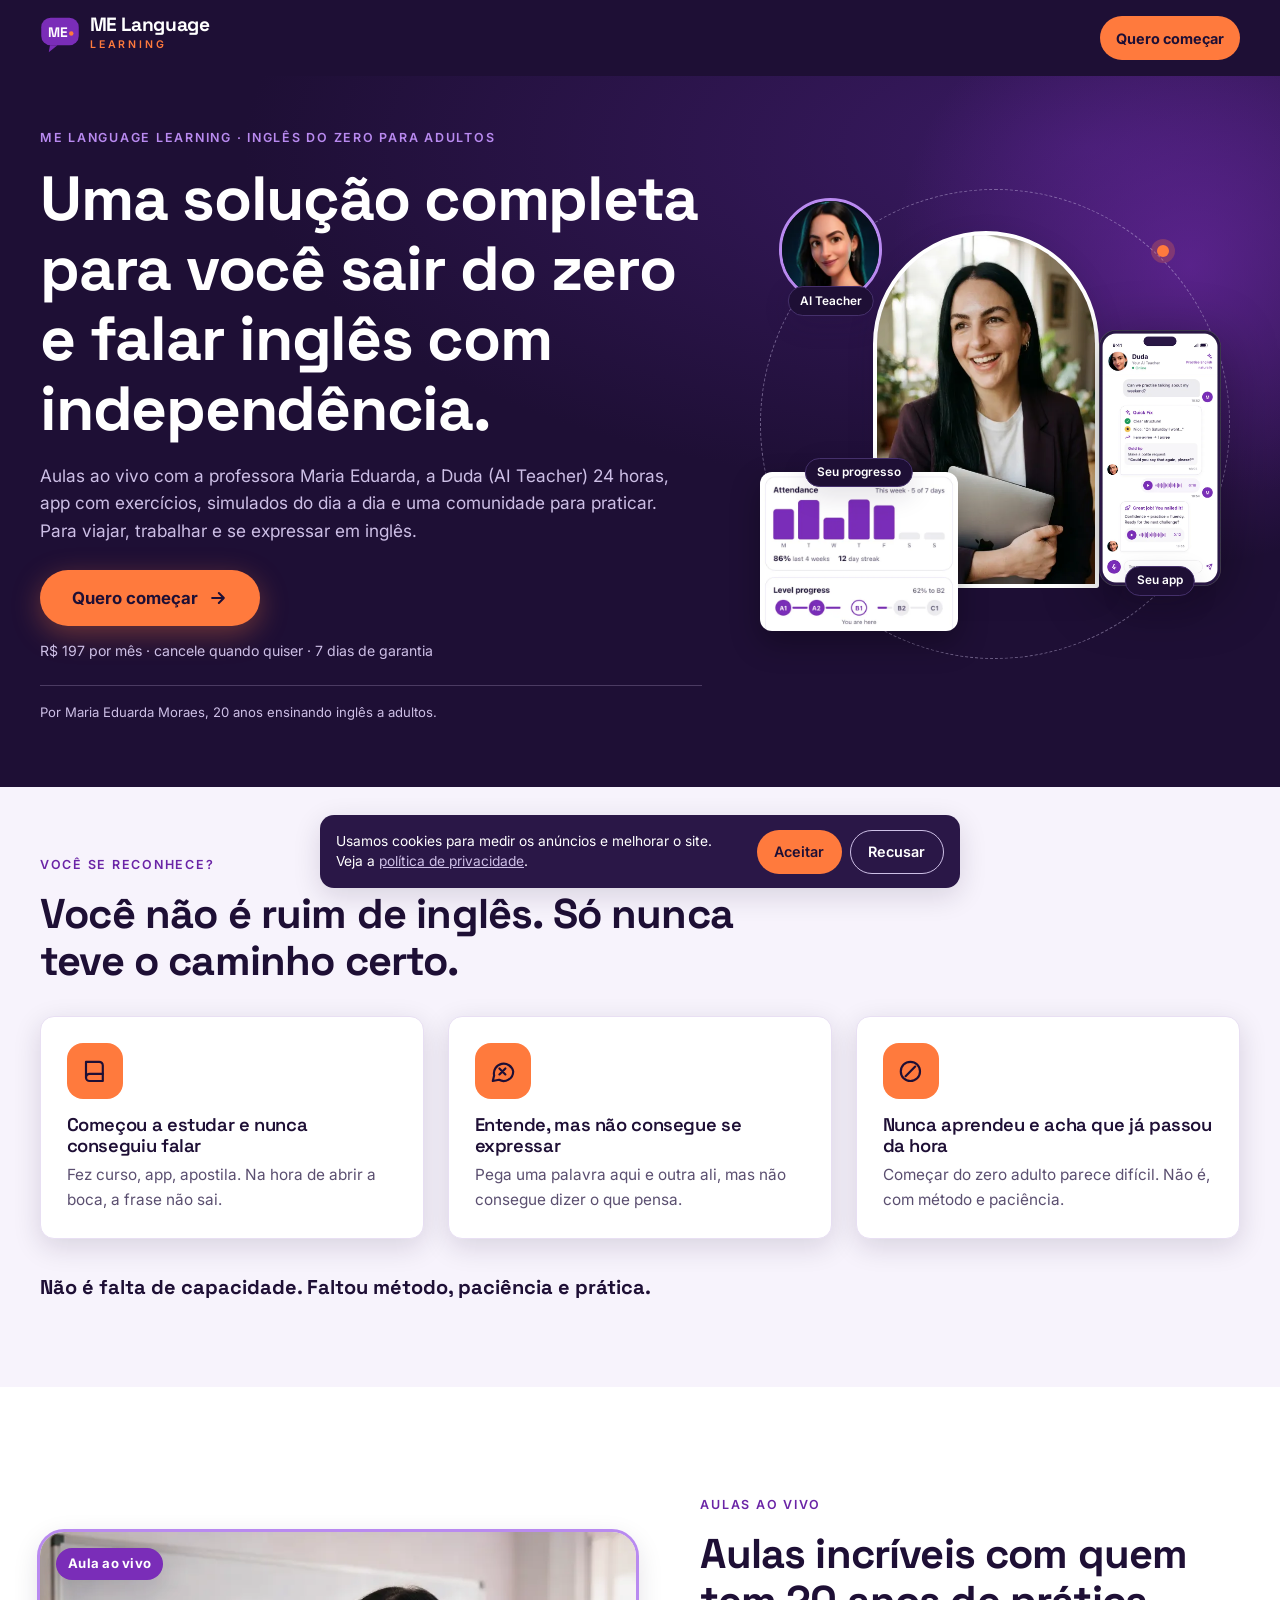
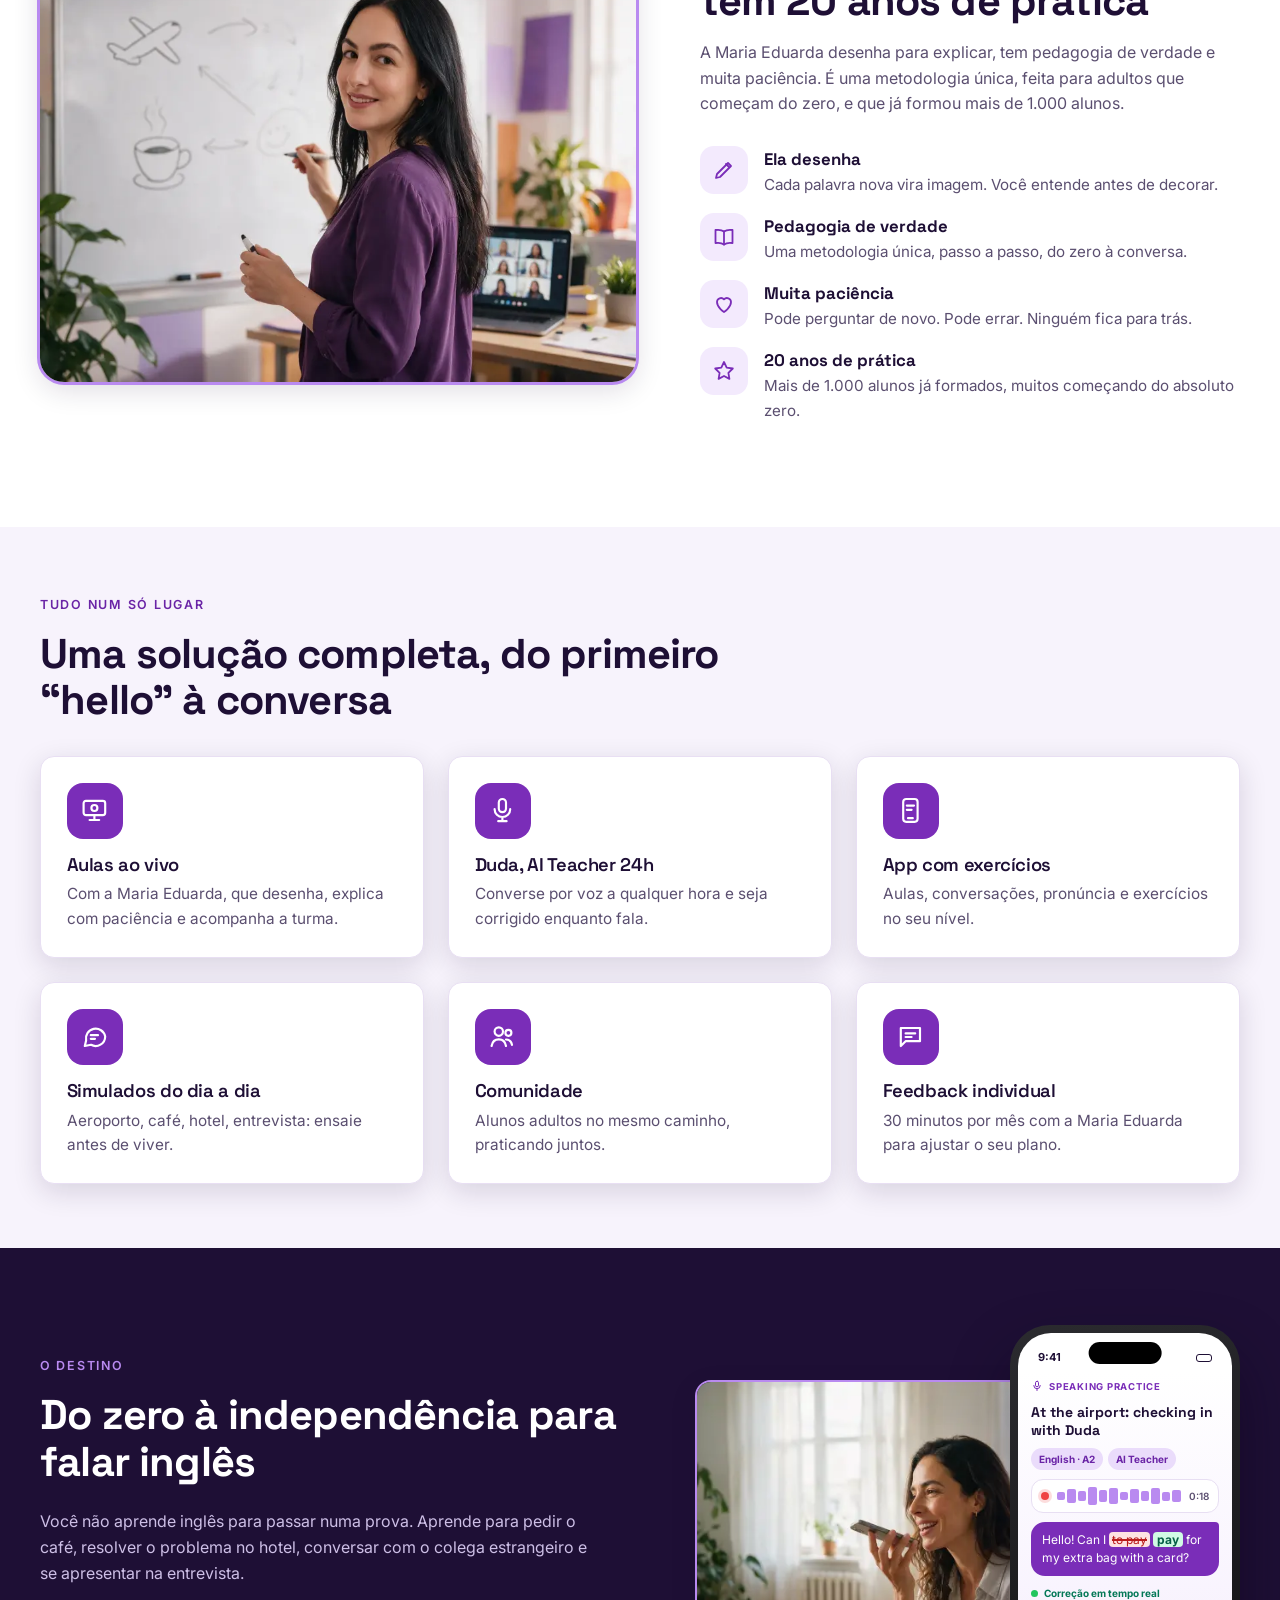
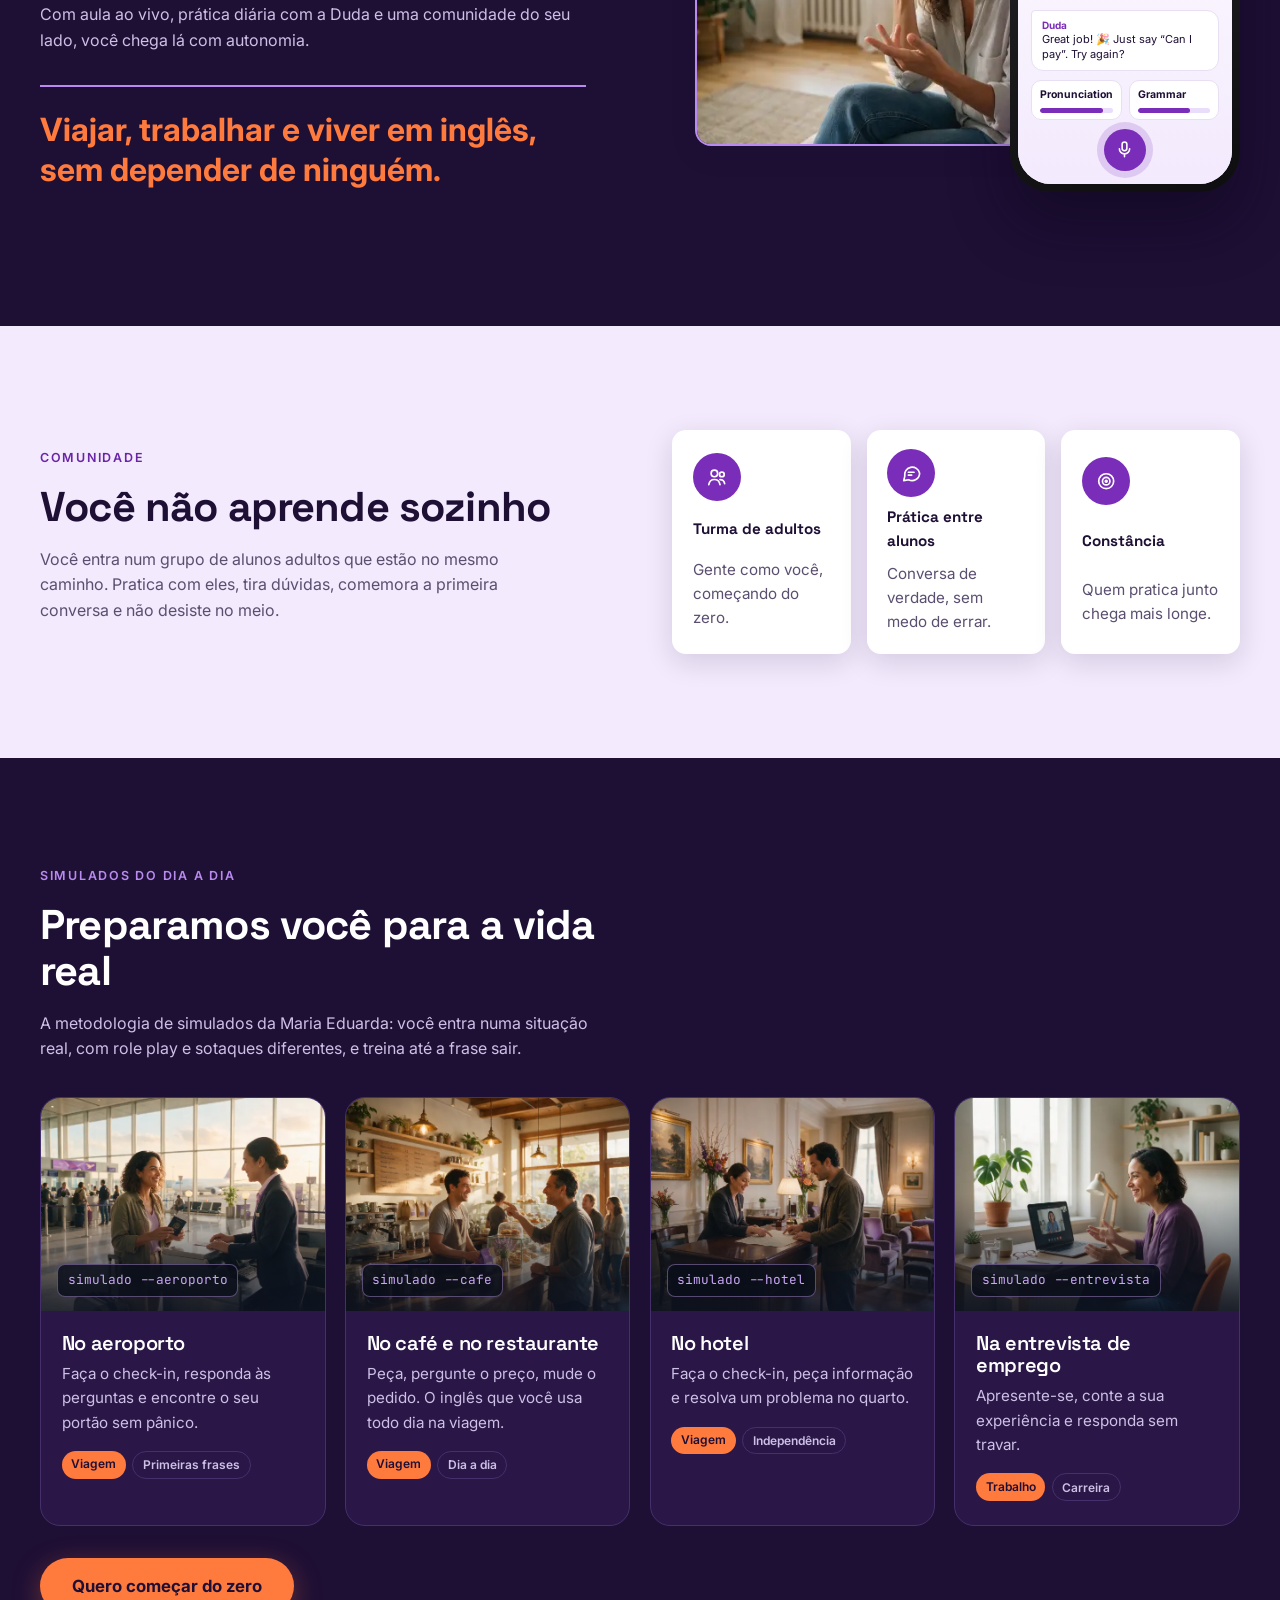
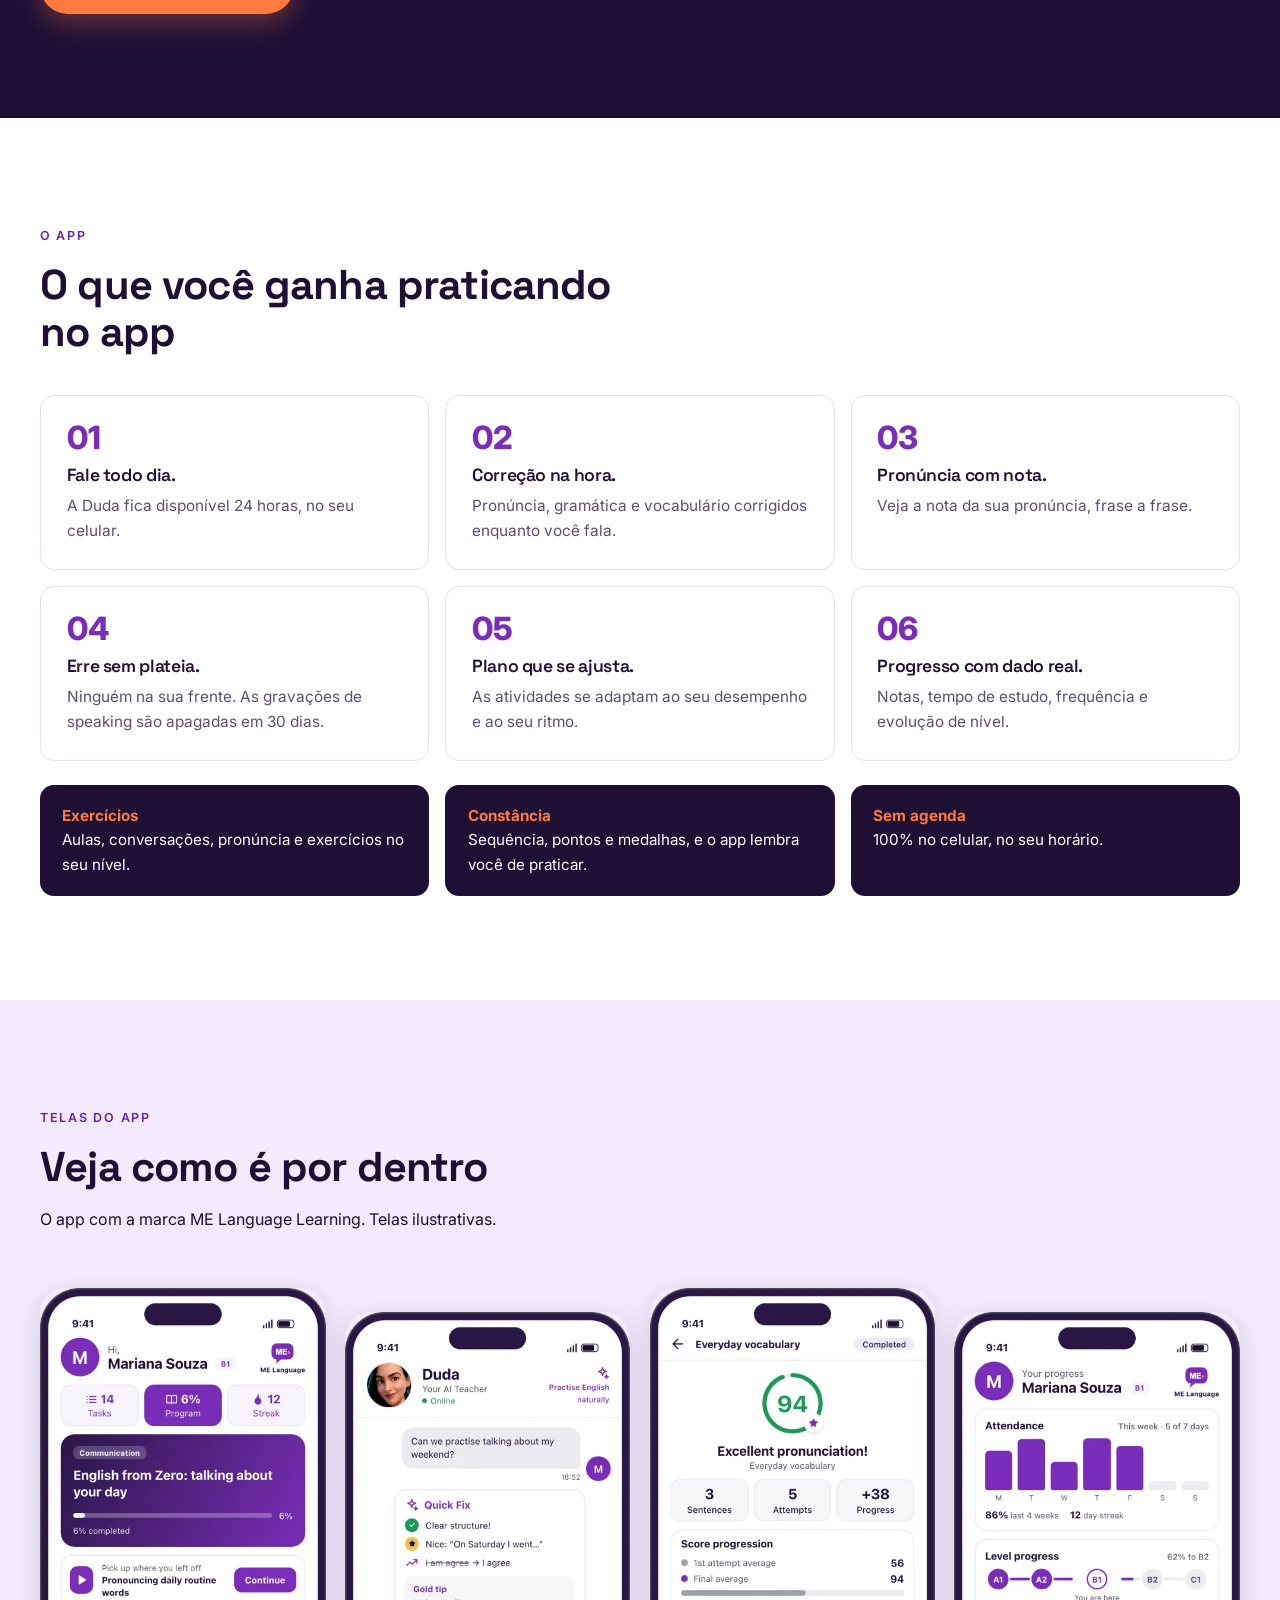
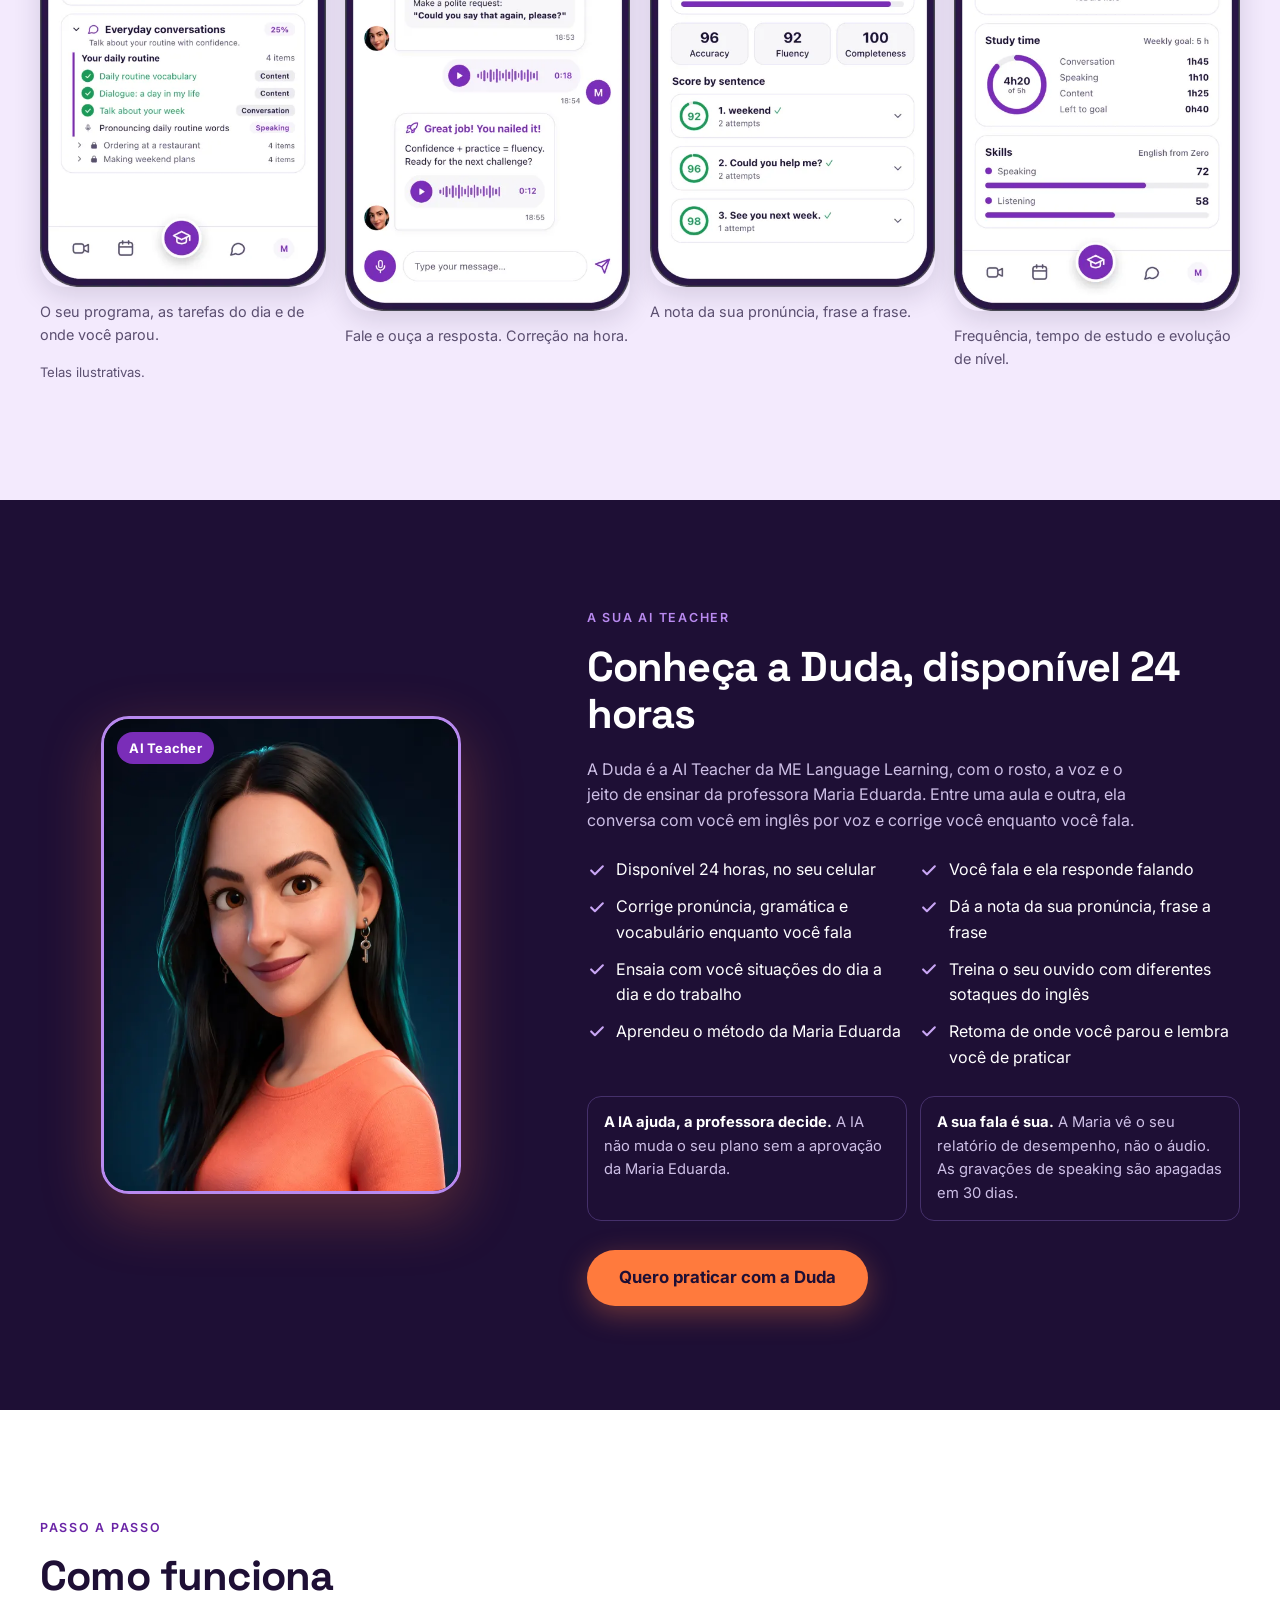
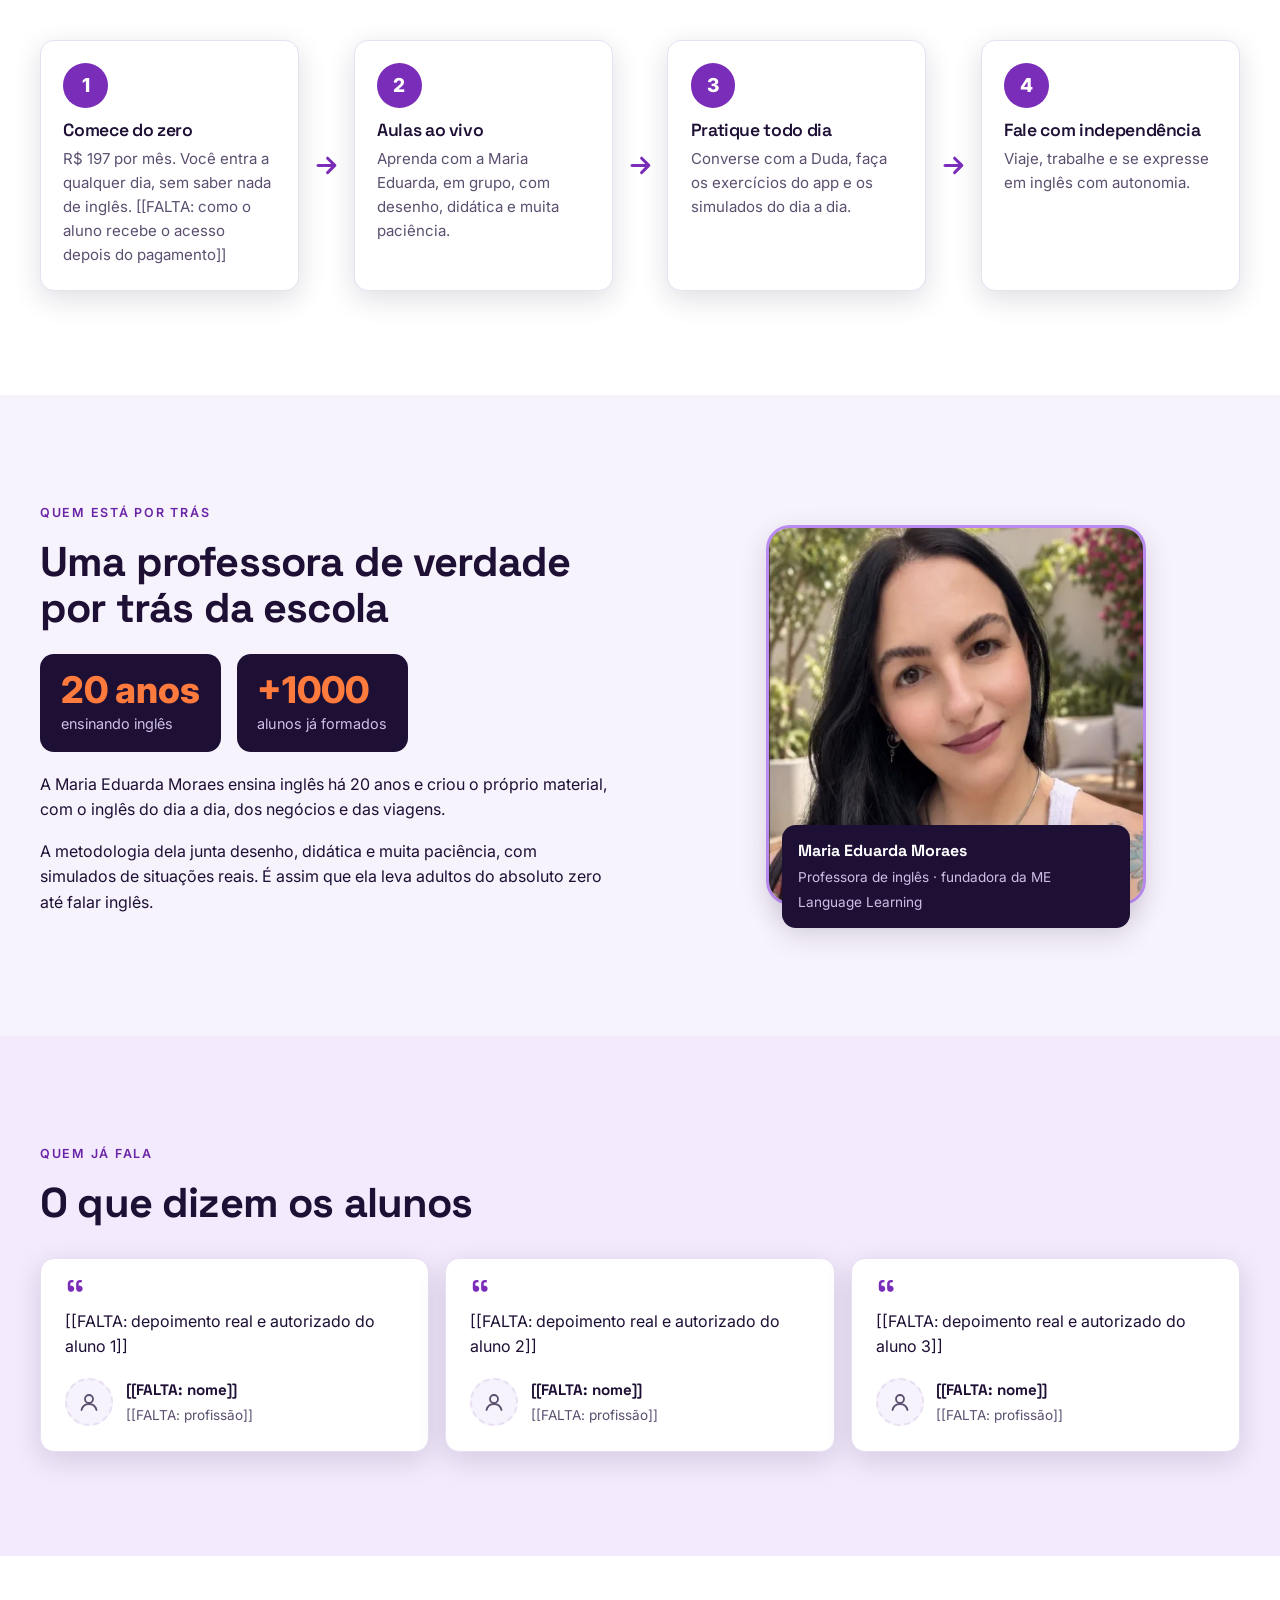
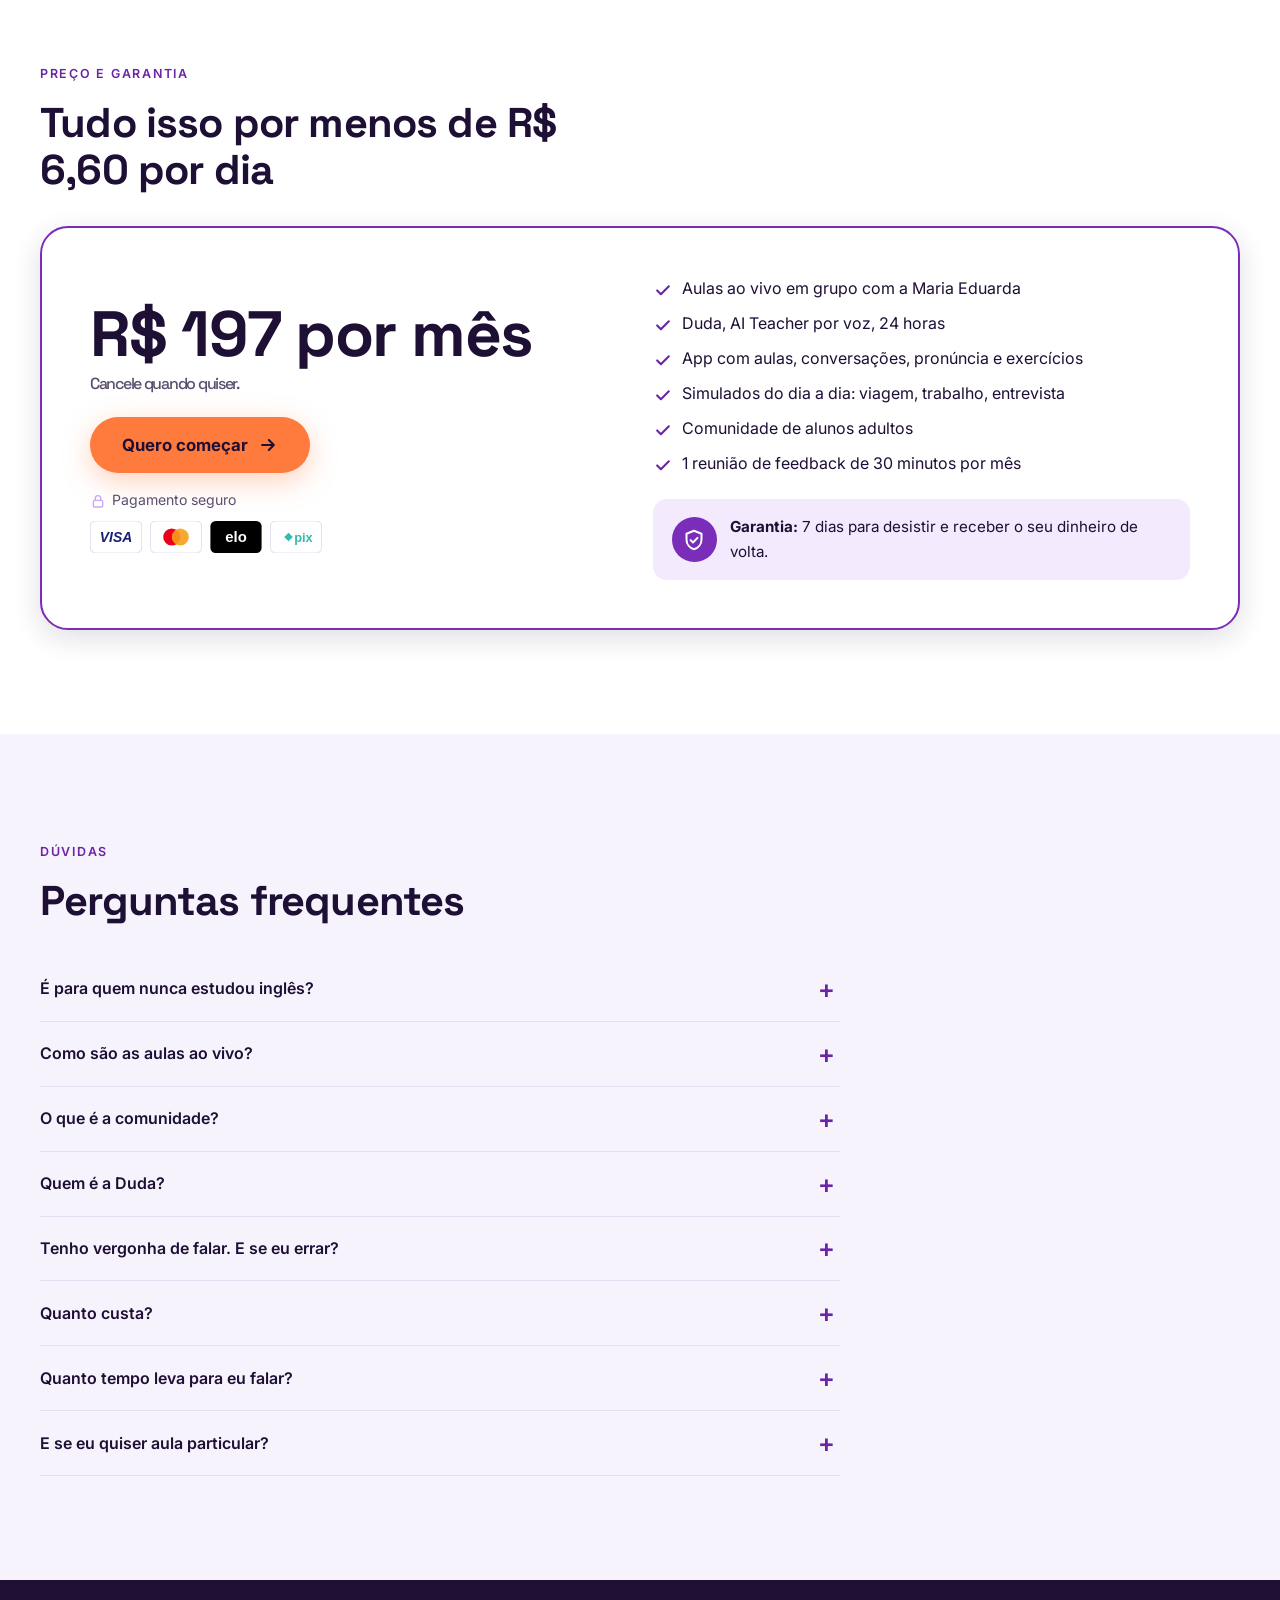
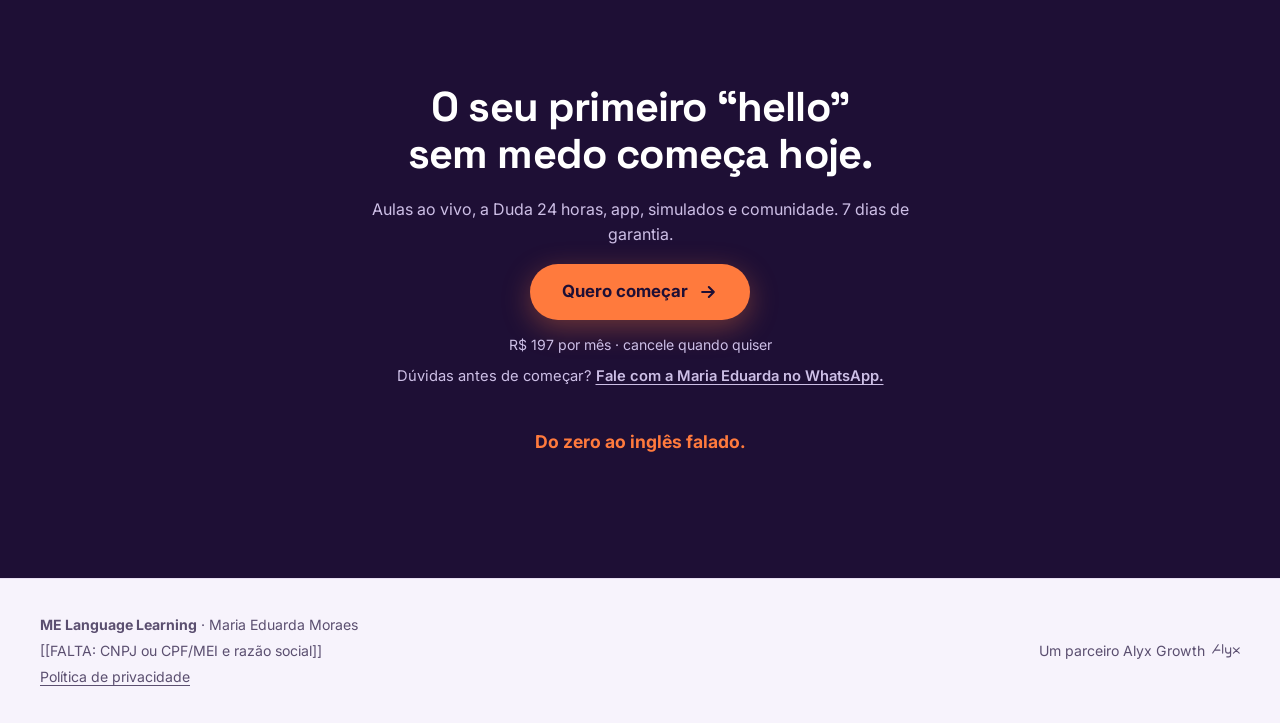
<file: index.html>
<!DOCTYPE html>
<html lang="pt-BR">
<head><meta name="robots" content="noindex,nofollow">
<meta charset="utf-8">
<meta name="viewport" content="width=device-width,initial-scale=1">
<title>ME Language Learning: inglês do zero para adultos</title>
<meta name="description" content="Do absoluto zero ao inglês falado: aulas ao vivo com a Maria Eduarda, AI Teacher 24h, app, simulados do dia a dia e comunidade. Para adultos. R$ 197/mês.">
<link rel="canonical" href="https://melanguagelearning.com.br/">
<meta property="og:type" content="website">
<meta property="og:locale" content="pt_BR">
<meta property="og:site_name" content="ME Language Learning">
<meta property="og:title" content="ME Language Learning: inglês do zero para adultos">
<meta property="og:description" content="Do absoluto zero ao inglês falado: aulas ao vivo com a Maria Eduarda, AI Teacher 24h, app, simulados do dia a dia e comunidade. Para adultos. R$ 197/mês.">
<meta property="og:url" content="https://melanguagelearning.com.br/">
<meta property="og:image" content="https://melanguagelearning.com.br/img/og.jpg">
<meta property="og:image:width" content="1200">
<meta property="og:image:height" content="630">
<meta name="twitter:card" content="summary_large_image">
<meta name="twitter:title" content="ME Language Learning: inglês do zero para adultos">
<meta name="twitter:description" content="Do absoluto zero ao inglês falado: aulas ao vivo com a Maria Eduarda, AI Teacher 24h, app, simulados do dia a dia e comunidade. Para adultos. R$ 197/mês.">
<meta name="twitter:image" content="https://melanguagelearning.com.br/img/og.jpg">
<script type="application/ld+json">
{
 "@context": "https://schema.org",
 "@graph": [
  {
   "@type": "EducationalOrganization",
   "@id": "https://melanguagelearning.com.br/#escola",
   "name": "ME Language Learning",
   "founder": {
    "@type": "Person",
    "name": "Maria Eduarda Moraes",
    "jobTitle": "Professora de inglês"
   }
  },
  {
   "@type": "Course",
   "@id": "https://melanguagelearning.com.br/#curso",
   "name": "Do Zero ao Inglês Falado",
   "description": "Programa de inglês para adultos do absoluto zero até falar com independência: aulas ao vivo com a professora Maria Eduarda Moraes, AI Teacher por voz 24 horas, app com exercícios, simulados do dia a dia e comunidade.",
   "inLanguage": "pt-BR",
   "teaches": "Inglês",
   "provider": {
    "@id": "https://melanguagelearning.com.br/#escola"
   },
   "image": "https://melanguagelearning.com.br/img/og.jpg",
   "offers": {
    "@type": "Offer",
    "price": "197.00",
    "priceCurrency": "BRL",
    "availability": "https://schema.org/InStock",
    "url": "https://melanguagelearning.com.br/",
    "description": "R$ 197 por mês, sem fidelidade. 7 dias de garantia."
   }
  },
  {
   "@type": "FAQPage",
   "mainEntity": [
    {
     "@type": "Question",
     "name": "É para quem nunca estudou inglês?",
     "acceptedAnswer": {
      "@type": "Answer",
      "text": "Sim. O programa é para adultos que começam do absoluto zero, e também para quem já estudou, mas nunca conseguiu falar."
     }
    },
    {
     "@type": "Question",
     "name": "Como são as aulas ao vivo?",
     "acceptedAnswer": {
      "@type": "Answer",
      "text": "Aulas em grupo com a professora Maria Eduarda, que desenha para explicar, tem muita paciência e 20 anos de prática ensinando adultos."
     }
    },
    {
     "@type": "Question",
     "name": "O que é a comunidade?",
     "acceptedAnswer": {
      "@type": "Answer",
      "text": "Um grupo de alunos adultos no mesmo caminho, para praticar, tirar dúvidas e se apoiar entre uma aula e outra."
     }
    },
    {
     "@type": "Question",
     "name": "Quem é a Duda?",
     "acceptedAnswer": {
      "@type": "Answer",
      "text": "A Duda é a AI Teacher da escola, a versão 3D da Maria Eduarda. Ela conversa com você em inglês por voz, 24 horas, e corrige você enquanto você fala."
     }
    },
    {
     "@type": "Question",
     "name": "Tenho vergonha de falar. E se eu errar?",
     "acceptedAnswer": {
      "@type": "Answer",
      "text": "Errar faz parte. Você pratica com a Duda sem ninguém na sua frente e, nas aulas, a Maria Eduarda ensina com paciência. As gravações de speaking são apagadas em 30 dias."
     }
    },
    {
     "@type": "Question",
     "name": "Quanto custa?",
     "acceptedAnswer": {
      "@type": "Answer",
      "text": "R$ 197 por mês, sem fidelidade: cancele quando quiser. E você tem 7 dias para desistir e receber o dinheiro de volta."
     }
    },
    {
     "@type": "Question",
     "name": "Quanto tempo leva para eu falar?",
     "acceptedAnswer": {
      "@type": "Answer",
      "text": "Depende do seu ritmo e da sua prática. O programa leva você do zero até conversar com independência, passo a passo, sem promessa de prazo mágico."
     }
    },
    {
     "@type": "Question",
     "name": "E se eu quiser aula particular?",
     "acceptedAnswer": {
      "@type": "Answer",
      "text": "A Maria Eduarda também dá aulas particulares: R$ 450 por mês no plano de 6 meses ou R$ 400 por mês no plano anual."
     }
    }
   ]
  }
 ]
}
</script>
<link rel="preconnect" href="https://fonts.googleapis.com">
<link rel="preconnect" href="https://fonts.gstatic.com" crossorigin>
<link rel="stylesheet" href="https://fonts.googleapis.com/css2?family=Space+Grotesk:wght@500;700&family=Inter:wght@400;600&family=JetBrains+Mono:wght@500&display=swap">
<!-- RASTREAMENTO
Pixel do Meta (comentado). Para ativar: troque [[FALTA: ID do pixel]] pelo ID e remova este comentario.
Roda so depois do consentimento (site.js chama gbPixel). Eventos: PageView, InitiateCheckout (clique em Quero começar), Purchase (obrigado.html).
<script>
function gbPixel(){
!function(f,b,e,v,n,t,s){if(f.fbq)return;n=f.fbq=function(){n.callMethod?n.callMethod.apply(n,arguments):n.queue.push(arguments)};if(!f._fbq)f._fbq=n;n.push=n;n.loaded=!0;n.version='2.0';n.queue=[];t=b.createElement(e);t.async=!0;t.src=v;s=b.getElementsByTagName(e)[0];s.parentNode.insertBefore(t,s)}(window,document,'script','https://connect.facebook.net/en_US/fbevents.js');
fbq('init','[[FALTA: ID do pixel]]');fbq('track','PageView');
}
</script>
-->
<link rel="preload" as="image" href="img/maria-arco.webp" fetchpriority="high">
<link rel="icon" href="img/icone.svg" type="image/svg+xml">
<link rel="stylesheet" href="tokens.css">
<link rel="stylesheet" href="styles.css">
<link rel="stylesheet" href="standup.css">
<link rel="stylesheet" href="me.css">
</head>
<body>
<header class="topo">
<div class="wrap">
<a href="index.html" aria-label="ME Language Learning, início"><span class="logo-me"><svg viewBox="0 0 64 64" aria-hidden="true"><rect x="2" y="6" width="60" height="44" rx="15" fill="var(--cor-roxo)"/><path d="M16 50 L14 61 L28 50 Z" fill="var(--cor-roxo)"/><text x="29" y="36.5" text-anchor="middle" font-family="Space Grotesk, Arial, sans-serif" font-weight="700" font-size="22" fill="#fff">ME</text><circle cx="50" cy="31" r="3.6" fill="var(--cor-destaque)"/></svg><span><b>ME Language</b><i>Learning</i></span></span></a>
<a class="btn js-comprar" href="#preco">Quero começar</a>
</div>
</header>
<main>
<section class="hero" aria-labelledby="h">
<div class="wrap">
<div>
<span class="eyebrow">ME Language Learning · Inglês do zero para adultos</span>
<h1 id="h">Uma solução completa para você sair do zero e falar inglês com independência.</h1>
<p class="sub" id="s">Aulas ao vivo com a professora Maria Eduarda, a Duda (AI Teacher) 24 horas, app com exercícios, simulados do dia a dia e uma comunidade para praticar. Para viajar, trabalhar e se expressar em inglês.</p>
<a class="btn js-comprar" href="#preco" aria-label="Começar na ME Language Learning por R$ 197 por mês">Quero começar <svg viewBox="0 0 24 24" fill="none" stroke="currentColor" stroke-width="2.5" stroke-linecap="round" stroke-linejoin="round" aria-hidden="true"><path d="M5 12h14M13 6l6 6-6 6"/></svg></a>
<p class="micro">R$ 197 por mês · cancele quando quiser · 7 dias de garantia</p>
<p class="cred">Por Maria Eduarda Moraes, 20 anos ensinando inglês a adultos.</p>
</div>
<div class="hero-comp" aria-label="A professora Maria Eduarda, a AI Teacher Duda, o app e o seu progresso">
<span class="orbita" aria-hidden="true"></span><span class="ponto" aria-hidden="true"></span>
<img class="arco" src="img/maria-arco.webp" width="560" height="696" fetchpriority="high" alt="Maria Eduarda Moraes, professora de inglês e fundadora da ME Language Learning.">
<figure class="hc-ai"><img src="img/duda-circulo.webp" width="200" height="266" alt="Duda, a AI Teacher, em 3D."><figcaption>AI Teacher</figcaption></figure>
<figure class="hc-app"><img src="img/chat.webp" width="480" height="1007" alt="Tela do app com uma conversa por voz com a Duda."><figcaption>Seu app</figcaption></figure>
<figure class="hc-prog"><img src="img/card-progresso.webp" width="520" height="418" alt="Cartão com a frequência e a evolução de nível do aluno."><figcaption>Seu progresso</figcaption></figure>
</div>
</div>
</section>

<section class="destaques dores" aria-labelledby="dor">
<div class="wrap">
<span class="eyebrow">Você se reconhece?</span>
<h2 id="dor">Você não é ruim de inglês. Só nunca teve o caminho certo.</h2>
<div class="dest-grade">
<div class="dest"><span class="dest-ic"><svg viewBox="0 0 24 24" fill="none" stroke="currentColor" stroke-width="1.8" stroke-linecap="round" stroke-linejoin="round" aria-hidden="true"><path d="M5 4h11a3 3 0 0 1 3 3v13H8a3 3 0 0 1-3-3z"/><path d="M5 17a3 3 0 0 1 3-3h11"/></svg></span><h3>Começou a estudar e nunca conseguiu falar</h3><p>Fez curso, app, apostila. Na hora de abrir a boca, a frase não sai.</p></div>
<div class="dest"><span class="dest-ic"><svg viewBox="0 0 24 24" fill="none" stroke="currentColor" stroke-width="1.8" stroke-linecap="round" stroke-linejoin="round" aria-hidden="true"><path d="M21 12a8 8 0 0 1-11.8 7L4 20l1.1-4.6A8 8 0 1 1 21 12z"/><path d="M9.5 9.5l5 5M14.5 9.5l-5 5"/></svg></span><h3>Entende, mas não consegue se expressar</h3><p>Pega uma palavra aqui e outra ali, mas não consegue dizer o que pensa.</p></div>
<div class="dest"><span class="dest-ic"><svg viewBox="0 0 24 24" fill="none" stroke="currentColor" stroke-width="1.8" stroke-linecap="round" stroke-linejoin="round" aria-hidden="true"><circle cx="12" cy="12" r="8"/><path d="M8 16L16 8"/></svg></span><h3>Nunca aprendeu e acha que já passou da hora</h3><p>Começar do zero adulto parece difícil. Não é, com método e paciência.</p></div>
</div>
<p class="fecho">Não é falta de capacidade. Faltou método, paciência e prática.</p>
</div>
</section>

<section class="aulas" aria-labelledby="aulash">
<div class="wrap aulas-grade">
<figure class="aula-foto"><img src="img/aula.webp" width="900" height="680" loading="lazy" alt="A professora Maria Eduarda desenhando no quadro para explicar vocabulário numa aula ao vivo."><span class="tag-ai">Aula ao vivo</span></figure>
<div>
<span class="eyebrow">Aulas ao vivo</span>
<h2 id="aulash">Aulas incríveis com quem tem 20 anos de prática</h2>
<p style="margin-top:1rem">A Maria Eduarda desenha para explicar, tem pedagogia de verdade e muita paciência. É uma metodologia única, feita para adultos que começam do zero, e que já formou mais de 1.000 alunos.</p>
<ul class="aula-lista">
<li><span><svg viewBox="0 0 24 24" fill="none" stroke="currentColor" stroke-width="1.8" stroke-linecap="round" stroke-linejoin="round" aria-hidden="true"><path d="M4 20l4-1 11-11-3-3L5 16z"/><path d="M14 6l3 3"/></svg></span><div><b>Ela desenha</b>Cada palavra nova vira imagem. Você entende antes de decorar.</div></li>
<li><span><svg viewBox="0 0 24 24" fill="none" stroke="currentColor" stroke-width="1.8" stroke-linecap="round" stroke-linejoin="round" aria-hidden="true"><path d="M12 6.5C10 5 7 4.5 3.5 5v13c3.5-.5 6.5 0 8.5 1.5 2-1.5 5-2 8.5-1.5V5C17 4.5 14 5 12 6.5z"/><path d="M12 6.5v13"/></svg></span><div><b>Pedagogia de verdade</b>Uma metodologia única, passo a passo, do zero à conversa.</div></li>
<li><span><svg viewBox="0 0 24 24" fill="none" stroke="currentColor" stroke-width="1.8" stroke-linecap="round" stroke-linejoin="round" aria-hidden="true"><path d="M12 20s-7-4.4-7-10a4 4 0 0 1 7-2.6A4 4 0 0 1 19 10c0 5.6-7 10-7 10z"/></svg></span><div><b>Muita paciência</b>Pode perguntar de novo. Pode errar. Ninguém fica para trás.</div></li>
<li><span><svg viewBox="0 0 24 24" fill="none" stroke="currentColor" stroke-width="1.8" stroke-linecap="round" stroke-linejoin="round" aria-hidden="true"><path d="M12 3l2.7 5.6 6.1.9-4.4 4.3 1 6.1L12 17l-5.4 2.9 1-6.1L3.2 9.5l6.1-.9z"/></svg></span><div><b>20 anos de prática</b>Mais de 1.000 alunos já formados, muitos começando do absoluto zero.</div></li>
</ul>
</div>
</div>
</section>

<section class="destaques" aria-labelledby="dest">
<div class="wrap">
<span class="eyebrow">Tudo num só lugar</span>
<h2 id="dest">Uma solução completa, do primeiro “hello” à conversa</h2>
<div class="dest-grade seis">
<div class="dest"><span class="dest-ic"><svg viewBox="0 0 24 24" fill="none" stroke="currentColor" stroke-width="1.8" stroke-linecap="round" stroke-linejoin="round" aria-hidden="true"><rect x="3" y="4" width="18" height="12" rx="2"/><path d="M8 20h8M12 16v4"/><circle cx="12" cy="10" r="2.5"/></svg></span><h3>Aulas ao vivo</h3><p>Com a Maria Eduarda, que desenha, explica com paciência e acompanha a turma.</p></div><div class="dest"><span class="dest-ic"><svg viewBox="0 0 24 24" fill="none" stroke="currentColor" stroke-width="1.8" stroke-linecap="round" stroke-linejoin="round" aria-hidden="true"><rect x="9" y="2.5" width="6" height="11" rx="3"/><path d="M5.5 11a6.5 6.5 0 0 0 13 0M12 17.5V21M8.5 21h7"/></svg></span><h3>Duda, AI Teacher 24h</h3><p>Converse por voz a qualquer hora e seja corrigido enquanto fala.</p></div><div class="dest"><span class="dest-ic"><svg viewBox="0 0 24 24" fill="none" stroke="currentColor" stroke-width="1.8" stroke-linecap="round" stroke-linejoin="round" aria-hidden="true"><rect x="6" y="2.5" width="12" height="19" rx="2.5"/><path d="M10 18.5h4M9 8h6M9 11.5h4"/></svg></span><h3>App com exercícios</h3><p>Aulas, conversações, pronúncia e exercícios no seu nível.</p></div><div class="dest"><span class="dest-ic"><svg viewBox="0 0 24 24" fill="none" stroke="currentColor" stroke-width="1.8" stroke-linecap="round" stroke-linejoin="round" aria-hidden="true"><path d="M21 12a8 8 0 0 1-11.8 7L4 20l1.1-4.6A8 8 0 1 1 21 12z"/><path d="M9 11h6M9 14h3.5"/></svg></span><h3>Simulados do dia a dia</h3><p>Aeroporto, café, hotel, entrevista: ensaie antes de viver.</p></div><div class="dest"><span class="dest-ic"><svg viewBox="0 0 24 24" fill="none" stroke="currentColor" stroke-width="1.8" stroke-linecap="round" stroke-linejoin="round" aria-hidden="true"><circle cx="9" cy="8" r="3.5"/><circle cx="17" cy="9" r="2.5"/><path d="M3 20c.6-3.4 3-5.5 6-5.5s5.4 2.1 6 5.5M15 14.6c2.6 0 4.6 1.8 5 4.4"/></svg></span><h3>Comunidade</h3><p>Alunos adultos no mesmo caminho, praticando juntos.</p></div><div class="dest"><span class="dest-ic"><svg viewBox="0 0 24 24" fill="none" stroke="currentColor" stroke-width="1.8" stroke-linecap="round" stroke-linejoin="round" aria-hidden="true"><path d="M4 5h16v11H8l-4 4z"/><path d="M8 9.5h8M8 12.5h5"/></svg></span><h3>Feedback individual</h3><p>30 minutos por mês com a Maria Eduarda para ajustar o seu plano.</p></div>
</div>
</div>
</section>

<section class="escura virada" aria-labelledby="virada">
<div class="wrap virada-grade">
<div>
<span class="eyebrow">O destino</span>
<h2 id="virada">Do zero à independência para falar inglês</h2>
<p style="margin-top:1.5rem">Você não aprende inglês para passar numa prova. Aprende para pedir o café, resolver o problema no hotel, conversar com o colega estrangeiro e se apresentar na entrevista.</p>
<p>Com aula ao vivo, prática diária com a Duda e uma comunidade do seu lado, você chega lá com autonomia.</p>
<p class="destaque">Viajar, trabalhar e viver em inglês, sem depender de ninguém.</p>
</div>
<div class="virada-comp">
<figure class="virada-foto"><img src="img/virada.webp" srcset="img/virada-560.webp 560w, img/virada.webp 900w" sizes="(min-width:760px) 520px, 100vw" width="900" height="680" loading="lazy" alt="Aluna de cerca de 35 anos, feliz, falando inglês no celular com a Duda, sentada no sofá de casa."></figure>
<div class="phone" role="img" aria-label="App da ME Language Learning: prática de conversa no aeroporto, com correção em tempo real de “Can I to pay” para “Can I pay”">
<div class="phone-bezel"><div class="phone-screen" aria-hidden="true">
<div class="phone-island"></div>
<div class="ph-status"><span>9:41</span><i></i></div>
<div class="ph-body" lang="en">
<span class="ph-kicker"><svg viewBox="0 0 24 24" fill="none" stroke="currentColor" stroke-width="2" stroke-linecap="round" stroke-linejoin="round"><rect x="9" y="2.5" width="6" height="11" rx="3"/><path d="M5.5 11a6.5 6.5 0 0 0 13 0M12 17.5V21"/></svg>Speaking practice</span>
<p class="ph-title">At the airport: checking in with Duda</p>
<div class="ph-chips"><span class="ph-chip">English · A2</span><span class="ph-chip">AI Teacher</span></div>
<div class="ph-rec"><span class="ph-rec-dot"></span><span class="ph-wave"><span style="height:40%;animation-delay:-0.2s"></span><span style="height:80%;animation-delay:-0.6s"></span><span style="height:55%;animation-delay:-1s"></span><span style="height:100%;animation-delay:-0.4s"></span><span style="height:65%;animation-delay:-0.8s"></span><span style="height:90%;animation-delay:-0.3s"></span><span style="height:45%;animation-delay:-0.7s"></span><span style="height:75%;animation-delay:-0.1s"></span><span style="height:60%;animation-delay:-0.9s"></span><span style="height:85%;animation-delay:-0.5s"></span><span style="height:50%;animation-delay:-1.1s"></span><span style="height:70%;animation-delay:-0.35s"></span></span><small>0:18</small></div>
<p class="ph-bubble">Hello! Can I <del class="err">to pay</del> <ins class="fix">pay</ins> for my extra bag with a card?</p>
<span class="ph-live" lang="pt-BR"><i></i>Correção em tempo real</span>
<p class="ph-duda"><b>Duda</b>Great job! 🎉 Just say “Can I pay”. Try again?</p>
<div class="ph-scores"><div class="ph-score"><b>Pronunciation</b><span class="ph-bar"><i style="width:86%"></i></span></div><div class="ph-score"><b>Grammar</b><span class="ph-bar"><i style="width:72%"></i></span></div></div>
<span class="ph-mic"><svg viewBox="0 0 24 24" fill="none" stroke="currentColor" stroke-width="2" stroke-linecap="round" stroke-linejoin="round"><rect x="9" y="2.5" width="6" height="11" rx="3"/><path d="M5.5 11a6.5 6.5 0 0 0 13 0M12 17.5V21"/></svg></span>
</div></div></div></div>
</div>
</div>
</section>

<section class="sobre-clara comunidade" aria-labelledby="comh">
<div class="wrap com-grade">
<div>
<span class="eyebrow">Comunidade</span>
<h2 id="comh">Você não aprende sozinho</h2>
<p style="margin-top:1rem">Você entra num grupo de alunos adultos que estão no mesmo caminho. Pratica com eles, tira dúvidas, comemora a primeira conversa e não desiste no meio.</p>
</div>
<ul class="com-lista">
<li><span><svg viewBox="0 0 24 24" fill="none" stroke="currentColor" stroke-width="1.8" stroke-linecap="round" stroke-linejoin="round" aria-hidden="true"><circle cx="9" cy="8" r="3.5"/><circle cx="17" cy="9" r="2.5"/><path d="M3 20c.6-3.4 3-5.5 6-5.5s5.4 2.1 6 5.5M15 14.6c2.6 0 4.6 1.8 5 4.4"/></svg></span><b>Turma de adultos</b>Gente como você, começando do zero.</li>
<li><span><svg viewBox="0 0 24 24" fill="none" stroke="currentColor" stroke-width="1.8" stroke-linecap="round" stroke-linejoin="round" aria-hidden="true"><path d="M21 12a8 8 0 0 1-11.8 7L4 20l1.1-4.6A8 8 0 1 1 21 12z"/><path d="M9 11h6M9 14h3.5"/></svg></span><b>Prática entre alunos</b>Conversa de verdade, sem medo de errar.</li>
<li><span><svg viewBox="0 0 24 24" fill="none" stroke="currentColor" stroke-width="1.8" stroke-linecap="round" stroke-linejoin="round" aria-hidden="true"><circle cx="12" cy="12" r="8"/><circle cx="12" cy="12" r="4"/><circle cx="12" cy="12" r="1"/></svg></span><b>Constância</b>Quem pratica junto chega mais longe.</li>
</ul>
</div>
</section>

<section class="escura sim" aria-labelledby="simh">
<div class="wrap">
<span class="eyebrow">Simulados do dia a dia</span>
<h2 id="simh">Preparamos você para a vida real</h2>
<p style="margin-top:1rem">A metodologia de simulados da Maria Eduarda: você entra numa situação real, com role play e sotaques diferentes, e treina até a frase sair.</p>
<div class="sim-grade">
<article class="sim-card"><div class="sim-img"><img src="img/dia-aeroporto.webp" width="640" height="480" loading="lazy" alt="Mulher adulta conversando em inglês no check-in de um aeroporto."><code>simulado --aeroporto</code></div><div class="sim-corpo"><h3>No aeroporto</h3><p>Faça o check-in, responda às perguntas e encontre o seu portão sem pânico.</p><ul><li>Viagem</li><li>Primeiras frases</li></ul></div></article>
<article class="sim-card"><div class="sim-img"><img src="img/dia-cafe.webp" width="640" height="480" loading="lazy" alt="Homem adulto fazendo um pedido em inglês num café."><code>simulado --cafe</code></div><div class="sim-corpo"><h3>No café e no restaurante</h3><p>Peça, pergunte o preço, mude o pedido. O inglês que você usa todo dia na viagem.</p><ul><li>Viagem</li><li>Dia a dia</li></ul></div></article>
<article class="sim-card"><div class="sim-img"><img src="img/dia-hotel.webp" width="640" height="480" loading="lazy" alt="Homem adulto pedindo informação em inglês na recepção de um hotel."><code>simulado --hotel</code></div><div class="sim-corpo"><h3>No hotel</h3><p>Faça o check-in, peça informação e resolva um problema no quarto.</p><ul><li>Viagem</li><li>Independência</li></ul></div></article>
<article class="sim-card"><div class="sim-img"><img src="img/dia-entrevista.webp" width="640" height="480" loading="lazy" alt="Mulher adulta numa entrevista de emprego em inglês por vídeo."><code>simulado --entrevista</code></div><div class="sim-corpo"><h3>Na entrevista de emprego</h3><p>Apresente-se, conte a sua experiência e responda sem travar.</p><ul><li>Trabalho</li><li>Carreira</li></ul></div></article>
</div>
<a class="btn js-comprar" href="#preco" style="margin-top:2rem">Quero começar do zero</a>
</div>
</section>


<section class="sobre-clara" aria-labelledby="vant">
<div class="wrap">
<span class="eyebrow">O app</span>
<h2 id="vant">O que você ganha praticando no app</h2>
<div class="cards">
<article class="card"><h3>Fale todo dia.</h3><p>A Duda fica disponível 24 horas, no seu celular.</p></article>
<article class="card"><h3>Correção na hora.</h3><p>Pronúncia, gramática e vocabulário corrigidos enquanto você fala.</p></article>
<article class="card"><h3>Pronúncia com nota.</h3><p>Veja a nota da sua pronúncia, frase a frase.</p></article>
<article class="card"><h3>Erre sem plateia.</h3><p>Ninguém na sua frente. As gravações de speaking são apagadas em 30 dias.</p></article>
<article class="card"><h3>Plano que se ajusta.</h3><p>As atividades se adaptam ao seu desempenho e ao seu ritmo.</p></article>
<article class="card"><h3>Progresso com dado real.</h3><p>Notas, tempo de estudo, frequência e evolução de nível.</p></article>
</div>
<div class="extras">
<div><strong>Exercícios</strong>Aulas, conversações, pronúncia e exercícios no seu nível.</div>
<div><strong>Constância</strong>Sequência, pontos e medalhas, e o app lembra você de praticar.</div>
<div><strong>Sem agenda</strong>100% no celular, no seu horário.</div>
</div>
</div>
</section>

<section class="dourada sobre-clara" aria-labelledby="telas">
<div class="wrap">
<span class="eyebrow">Telas do app</span>
<h2 id="telas">Veja como é por dentro</h2>
<p style="margin-top:1rem">O app com a marca ME Language Learning. Telas ilustrativas.</p>
<div class="telas" role="group" aria-label="Telas do app" tabindex="0">
<figure class="tela"><img src="img/inicio.webp" width="480" height="1007" loading="lazy" alt="Tela inicial do app, com o programa e as tarefas do dia."><figcaption>O seu programa, as tarefas do dia e de onde você parou.</figcaption></figure>
<figure class="tela"><img src="img/chat.webp" width="480" height="1007" loading="lazy" alt="Tela do app com uma conversa por voz com a Duda."><figcaption>Fale e ouça a resposta. Correção na hora.</figcaption></figure>
<figure class="tela"><img src="img/pronuncia.webp" width="480" height="1007" loading="lazy" alt="Tela do app com a nota de pronúncia de cada frase."><figcaption>A nota da sua pronúncia, frase a frase.</figcaption></figure>
<figure class="tela"><img src="img/progresso.webp" width="480" height="1007" loading="lazy" alt="Tela do app com frequência, tempo de estudo e evolução de nível."><figcaption>Frequência, tempo de estudo e evolução de nível.</figcaption></figure>
</div>
<p class="rotulo">Telas ilustrativas.</p>
</div>
</section>

<section class="escura ai" aria-labelledby="aih">
<div class="wrap ai-grade">
<figure class="ai-foto"><img src="img/ai-teacher.webp" srcset="img/ai-teacher-360.webp 360w, img/ai-teacher.webp 640w" sizes="(min-width:760px) 400px, 80vw" width="640" height="849" loading="lazy" alt="Duda, a AI Teacher da ME Language Learning, em 3D."><span class="tag-ai">AI Teacher</span></figure>
<div>
<span class="eyebrow">A sua AI Teacher</span>
<h2 id="aih">Conheça a Duda, disponível 24 horas</h2>
<p style="margin-top:1.2rem">A Duda é a AI Teacher da ME Language Learning, com o rosto, a voz e o jeito de ensinar da professora Maria Eduarda. Entre uma aula e outra, ela conversa com você em inglês por voz e corrige você enquanto você fala.</p>
<ul class="ai-lista">
<li><svg viewBox="0 0 24 24" fill="none" stroke="currentColor" stroke-width="2.5" stroke-linecap="round" stroke-linejoin="round" aria-hidden="true"><path d="M5 12.5l4.5 4.5L19 7.5"/></svg>Disponível 24 horas, no seu celular</li>
<li><svg viewBox="0 0 24 24" fill="none" stroke="currentColor" stroke-width="2.5" stroke-linecap="round" stroke-linejoin="round" aria-hidden="true"><path d="M5 12.5l4.5 4.5L19 7.5"/></svg>Você fala e ela responde falando</li>
<li><svg viewBox="0 0 24 24" fill="none" stroke="currentColor" stroke-width="2.5" stroke-linecap="round" stroke-linejoin="round" aria-hidden="true"><path d="M5 12.5l4.5 4.5L19 7.5"/></svg>Corrige pronúncia, gramática e vocabulário enquanto você fala</li>
<li><svg viewBox="0 0 24 24" fill="none" stroke="currentColor" stroke-width="2.5" stroke-linecap="round" stroke-linejoin="round" aria-hidden="true"><path d="M5 12.5l4.5 4.5L19 7.5"/></svg>Dá a nota da sua pronúncia, frase a frase</li>
<li><svg viewBox="0 0 24 24" fill="none" stroke="currentColor" stroke-width="2.5" stroke-linecap="round" stroke-linejoin="round" aria-hidden="true"><path d="M5 12.5l4.5 4.5L19 7.5"/></svg>Ensaia com você situações do dia a dia e do trabalho</li>
<li><svg viewBox="0 0 24 24" fill="none" stroke="currentColor" stroke-width="2.5" stroke-linecap="round" stroke-linejoin="round" aria-hidden="true"><path d="M5 12.5l4.5 4.5L19 7.5"/></svg>Treina o seu ouvido com diferentes sotaques do inglês</li>
<li><svg viewBox="0 0 24 24" fill="none" stroke="currentColor" stroke-width="2.5" stroke-linecap="round" stroke-linejoin="round" aria-hidden="true"><path d="M5 12.5l4.5 4.5L19 7.5"/></svg>Aprendeu o método da Maria Eduarda</li>
<li><svg viewBox="0 0 24 24" fill="none" stroke="currentColor" stroke-width="2.5" stroke-linecap="round" stroke-linejoin="round" aria-hidden="true"><path d="M5 12.5l4.5 4.5L19 7.5"/></svg>Retoma de onde você parou e lembra você de praticar</li>
</ul>
<div class="ai-extras">
<div><strong>A IA ajuda, a professora decide.</strong> A IA não muda o seu plano sem a aprovação da Maria Eduarda.</div>
<div><strong>A sua fala é sua.</strong> A Maria vê o seu relatório de desempenho, não o áudio. As gravações de speaking são apagadas em 30 dias.</div>
</div>
<a class="btn js-comprar" href="#preco" style="margin-top:1.8rem">Quero praticar com a Duda</a>
</div>
</div>
</section>

<section class="sobre-clara" aria-labelledby="como">
<div class="wrap">
<span class="eyebrow">Passo a passo</span>
<h2 id="como">Como funciona</h2>
<ol class="trilha">
<li><span class="num">1</span><h3>Comece do zero</h3><p>R$ 197 por mês. Você entra a qualquer dia, sem saber nada de inglês. [[FALTA: como o aluno recebe o acesso depois do pagamento]]</p></li><span class="seta" aria-hidden="true"><svg viewBox="0 0 24 24" fill="none" stroke="currentColor" stroke-width="2.5" stroke-linecap="round" stroke-linejoin="round"><path d="M5 12h14M13 6l6 6-6 6"/></svg></span><li><span class="num">2</span><h3>Aulas ao vivo</h3><p>Aprenda com a Maria Eduarda, em grupo, com desenho, didática e muita paciência.</p></li><span class="seta" aria-hidden="true"><svg viewBox="0 0 24 24" fill="none" stroke="currentColor" stroke-width="2.5" stroke-linecap="round" stroke-linejoin="round"><path d="M5 12h14M13 6l6 6-6 6"/></svg></span><li><span class="num">3</span><h3>Pratique todo dia</h3><p>Converse com a Duda, faça os exercícios do app e os simulados do dia a dia.</p></li><span class="seta" aria-hidden="true"><svg viewBox="0 0 24 24" fill="none" stroke="currentColor" stroke-width="2.5" stroke-linecap="round" stroke-linejoin="round"><path d="M5 12h14M13 6l6 6-6 6"/></svg></span><li><span class="num">4</span><h3>Fale com independência</h3><p>Viaje, trabalhe e se expresse em inglês com autonomia.</p></li>
</ol>
</div>
</section>

<section class="alt sobre-clara" aria-labelledby="prof">
<div class="wrap escola">
<div>
<span class="eyebrow">Quem está por trás</span>
<h2 id="prof">Uma professora de verdade por trás da escola</h2>
<div class="numeros"><div><b>20 anos</b><span>ensinando inglês</span></div><div><b>+1000</b><span>alunos já formados</span></div></div>
<p style="margin-top:1.2rem">A Maria Eduarda Moraes ensina inglês há 20 anos e criou o próprio material, com o inglês do dia a dia, dos negócios e das viagens.</p>
<p>A metodologia dela junta desenho, didática e muita paciência, com simulados de situações reais. É assim que ela leva adultos do absoluto zero até falar inglês.</p>
</div>
<figure class="foto-prof"><img src="img/maria-eduarda.webp" width="600" height="601" loading="lazy" alt="Maria Eduarda Moraes, professora de inglês, sorrindo."><figcaption><b>Maria Eduarda Moraes</b><span>Professora de inglês · fundadora da ME Language Learning</span></figcaption></figure>
</div>
</section>

<!-- Depoimentos: placeholders. Trocar só por depoimento real e autorizado (texto, nome, foto e profissão). -->
<section class="sobre-clara depos" aria-labelledby="depoh">
<div class="wrap">
<span class="eyebrow">Quem já fala</span>
<h2 id="depoh">O que dizem os alunos</h2>
<div class="depo-grade">
<figure class="depo">
<blockquote>[[FALTA: depoimento real e autorizado do aluno 1]]</blockquote>
<figcaption><span class="depo-foto" aria-hidden="true"><svg viewBox="0 0 24 24" fill="none" stroke="currentColor" stroke-width="1.8" stroke-linecap="round" stroke-linejoin="round"><circle cx="12" cy="9" r="4"/><path d="M4.5 20c1-3.8 4-6 7.5-6s6.5 2.2 7.5 6"/></svg></span><span><b>[[FALTA: nome]]</b><small>[[FALTA: profissão]]</small></span></figcaption>
</figure>
<figure class="depo">
<blockquote>[[FALTA: depoimento real e autorizado do aluno 2]]</blockquote>
<figcaption><span class="depo-foto" aria-hidden="true"><svg viewBox="0 0 24 24" fill="none" stroke="currentColor" stroke-width="1.8" stroke-linecap="round" stroke-linejoin="round"><circle cx="12" cy="9" r="4"/><path d="M4.5 20c1-3.8 4-6 7.5-6s6.5 2.2 7.5 6"/></svg></span><span><b>[[FALTA: nome]]</b><small>[[FALTA: profissão]]</small></span></figcaption>
</figure>
<figure class="depo">
<blockquote>[[FALTA: depoimento real e autorizado do aluno 3]]</blockquote>
<figcaption><span class="depo-foto" aria-hidden="true"><svg viewBox="0 0 24 24" fill="none" stroke="currentColor" stroke-width="1.8" stroke-linecap="round" stroke-linejoin="round"><circle cx="12" cy="9" r="4"/><path d="M4.5 20c1-3.8 4-6 7.5-6s6.5 2.2 7.5 6"/></svg></span><span><b>[[FALTA: nome]]</b><small>[[FALTA: profissão]]</small></span></figcaption>
</figure>
</div>
</div>
</section>

<section class="sobre-clara" id="preco" aria-labelledby="precoh">
<div class="wrap">
<span class="eyebrow">Preço e garantia</span>
<h2 id="precoh">Tudo isso por menos de R$ 6,60 por dia</h2>
<div class="preco">
<div>
<p class="valor">R$ 197 por mês<small>Cancele quando quiser.</small></p>
<div style="margin-top:1.6rem"><a class="btn js-comprar" href="#preco" aria-label="Começar na ME Language Learning por R$ 197 por mês">Quero começar <svg viewBox="0 0 24 24" fill="none" stroke="currentColor" stroke-width="2.5" stroke-linecap="round" stroke-linejoin="round" aria-hidden="true"><path d="M5 12h14M13 6l6 6-6 6"/></svg></a></div>
<div class="pagto">
<p class="micro"><svg viewBox="0 0 24 24" fill="none" stroke="currentColor" stroke-width="2" stroke-linecap="round" stroke-linejoin="round" aria-hidden="true"><rect x="5" y="11" width="14" height="10" rx="2"/><path d="M8 11V8a4 4 0 0 1 8 0v3"/></svg>Pagamento seguro</p>
<ul class="bandeiras" aria-label="Formas de pagamento: cartão de crédito Visa, Mastercard, Elo e Pix">
<li aria-hidden="true"><svg viewBox="0 0 48 30"><rect width="48" height="30" rx="5" fill="#fff" stroke="#E8DFF3"/><text x="24" y="20" text-anchor="middle" font-family="Arial, sans-serif" font-weight="700" font-style="italic" font-size="13" fill="#1A1F71">VISA</text></svg></li>
<li aria-hidden="true"><svg viewBox="0 0 48 30"><rect width="48" height="30" rx="5" fill="#fff" stroke="#E8DFF3"/><circle cx="20" cy="15" r="8" fill="#EB001B"/><circle cx="28" cy="15" r="8" fill="#F79E1B" fill-opacity=".9"/></svg></li>
<li aria-hidden="true"><svg viewBox="0 0 48 30"><rect width="48" height="30" rx="5" fill="#000"/><text x="24" y="20" text-anchor="middle" font-family="Arial, sans-serif" font-weight="700" font-size="14" fill="#fff">elo</text></svg></li>
<li aria-hidden="true"><svg viewBox="0 0 48 30"><rect width="48" height="30" rx="5" fill="#fff" stroke="#E8DFF3"/><path d="M13 15l4-4 4 4-4 4z" fill="#32BCAD"/><text x="31" y="19.5" text-anchor="middle" font-family="Arial, sans-serif" font-weight="700" font-size="12" fill="#32BCAD">pix</text></svg></li>
</ul>
</div>
</div>
<div>
<ul>
<li><svg viewBox="0 0 24 24" fill="none" stroke="currentColor" stroke-width="2.5" stroke-linecap="round" stroke-linejoin="round" aria-hidden="true"><path d="M5 12.5l4.5 4.5L19 7.5"/></svg>Aulas ao vivo em grupo com a Maria Eduarda</li>
<li><svg viewBox="0 0 24 24" fill="none" stroke="currentColor" stroke-width="2.5" stroke-linecap="round" stroke-linejoin="round" aria-hidden="true"><path d="M5 12.5l4.5 4.5L19 7.5"/></svg>Duda, AI Teacher por voz, 24 horas</li>
<li><svg viewBox="0 0 24 24" fill="none" stroke="currentColor" stroke-width="2.5" stroke-linecap="round" stroke-linejoin="round" aria-hidden="true"><path d="M5 12.5l4.5 4.5L19 7.5"/></svg>App com aulas, conversações, pronúncia e exercícios</li>
<li><svg viewBox="0 0 24 24" fill="none" stroke="currentColor" stroke-width="2.5" stroke-linecap="round" stroke-linejoin="round" aria-hidden="true"><path d="M5 12.5l4.5 4.5L19 7.5"/></svg>Simulados do dia a dia: viagem, trabalho, entrevista</li>
<li><svg viewBox="0 0 24 24" fill="none" stroke="currentColor" stroke-width="2.5" stroke-linecap="round" stroke-linejoin="round" aria-hidden="true"><path d="M5 12.5l4.5 4.5L19 7.5"/></svg>Comunidade de alunos adultos</li>
<li><svg viewBox="0 0 24 24" fill="none" stroke="currentColor" stroke-width="2.5" stroke-linecap="round" stroke-linejoin="round" aria-hidden="true"><path d="M5 12.5l4.5 4.5L19 7.5"/></svg>1 reunião de feedback de 30 minutos por mês</li>
</ul>
<p class="garantia" style="margin-top:1.4rem"><span class="escudo" aria-hidden="true"><svg viewBox="0 0 24 24" fill="none" stroke="currentColor" stroke-width="2" stroke-linecap="round" stroke-linejoin="round"><path d="M12 2.8l7.5 3v5.6c0 4.7-3.2 8.6-7.5 9.8-4.3-1.2-7.5-5.1-7.5-9.8V5.8z"/><path d="M8.6 12.1l2.4 2.4 4.5-4.6"/></svg></span><span><strong>Garantia:</strong> 7 dias para desistir e receber o seu dinheiro de volta.</span></p>
</div>
</div>
</div>
</section>

<section class="alt sobre-clara" aria-labelledby="faq">
<div class="wrap">
<span class="eyebrow">Dúvidas</span>
<h2 id="faq">Perguntas frequentes</h2>
<div class="faq">
<details><summary>É para quem nunca estudou inglês?</summary><p>Sim. O programa é para adultos que começam do absoluto zero, e também para quem já estudou, mas nunca conseguiu falar.</p></details>
<details><summary>Como são as aulas ao vivo?</summary><p>Aulas em grupo com a professora Maria Eduarda, que desenha para explicar, tem muita paciência e 20 anos de prática ensinando adultos. [[FALTA: frequência, dia e duração das aulas ao vivo]]</p></details>
<details><summary>O que é a comunidade?</summary><p>Um grupo de alunos adultos no mesmo caminho, para praticar, tirar dúvidas e se apoiar entre uma aula e outra. [[FALTA: onde fica a comunidade]]</p></details>
<details><summary>Quem é a Duda?</summary><p>A Duda é a AI Teacher da escola, a versão 3D da Maria Eduarda. Ela conversa com você em inglês por voz, 24 horas, e corrige você enquanto você fala.</p></details>
<details><summary>Tenho vergonha de falar. E se eu errar?</summary><p>Errar faz parte. Você pratica com a Duda sem ninguém na sua frente e, nas aulas, a Maria Eduarda ensina com paciência. As gravações de speaking são apagadas em 30 dias.</p></details>
<details><summary>Quanto custa?</summary><p>R$ 197 por mês, sem fidelidade: cancele quando quiser. E você tem 7 dias para desistir e receber o dinheiro de volta.</p></details>
<details><summary>Quanto tempo leva para eu falar?</summary><p>Depende do seu ritmo e da sua prática. O programa leva você do zero até conversar com independência, passo a passo, sem promessa de prazo mágico.</p></details>
<details><summary>E se eu quiser aula particular?</summary><p>A Maria Eduarda também dá aulas particulares: R$ 450 por mês no plano de 6 meses ou R$ 400 por mês no plano anual.</p></details>
</div>
</div>
</section>

<section class="escura final" aria-labelledby="fim">
<div class="wrap">
<h2 id="fim">O seu primeiro “hello” sem medo começa hoje.</h2>
<p style="margin-top:1.2rem">Aulas ao vivo, a Duda 24 horas, app, simulados e comunidade. 7 dias de garantia.</p>
<a class="btn js-comprar" href="#preco" aria-label="Começar na ME Language Learning por R$ 197 por mês">Quero começar <svg viewBox="0 0 24 24" fill="none" stroke="currentColor" stroke-width="2.5" stroke-linecap="round" stroke-linejoin="round" aria-hidden="true"><path d="M5 12h14M13 6l6 6-6 6"/></svg></a>
<p class="micro">R$ 197 por mês · cancele quando quiser</p>
<p class="apoio">Dúvidas antes de começar? <a href="https://wa.me/?text=Oi%2C%20Maria%20Eduarda%21%20Vim%20pelo%20site%20da%20ME%20Language%20Learning%20e%20tenho%20uma%20d%C3%BAvida.%20%28ref%3A%20ANG%20%C2%B7%20UTM%29" data-wa>Fale com a Maria Eduarda no WhatsApp.</a></p>
<p class="assin">Do zero ao inglês falado.</p>
</div>
</section>
</main>
<footer class="rodape">
<div class="wrap">
<div>
<p><strong>ME Language Learning</strong> · Maria Eduarda Moraes</p>
<p>[[FALTA: CNPJ ou CPF/MEI e razão social]]</p>
<p><a href="privacidade.html">Política de privacidade</a></p>
</div>
<span class="assinatura-alyx" style="display:inline-flex;align-items:center;gap:.45em;color:var(--cor-texto-suave);white-space:nowrap;font-size:.88rem">Um parceiro Alyx Growth <svg viewBox="0 0 580 285" fill="none" stroke="currentColor" stroke-width="23" stroke-linecap="round" stroke-linejoin="round" role="img" aria-label="Alyx" style="height:1.15em;width:auto"><path d="M14 183 126 14M52 126h108M217 14v171M278 80v55a50.5 50.5 0 0 0 101 0V80M379 135v87a40 40 0 0 1-40 40h-38M436 80l118 105M554 80 436 185"/></svg></span>
</div>
</footer>
<script>
var A={1:["Do absoluto zero ao inglês falado.","Aulas ao vivo com a Maria Eduarda, a Duda 24 horas, app, simulados e comunidade. Para adultos que nunca aprenderam."],2:["Já estudou inglês e nunca conseguiu falar?","Com aula ao vivo, prática diária com a Duda e muita paciência, a frase finalmente sai."],3:["Viaje sem depender de ninguém para falar inglês.","Aeroporto, hotel, café: ensaie cada situação nos simulados e fale com independência."],4:["Inglês para trabalhar e crescer na carreira.","Do zero à entrevista de emprego em inglês, com aulas ao vivo, AI Teacher e comunidade."],5:["Inglês do zero por R$ 197 por mês.","Aulas ao vivo, a Duda 24 horas, app, simulados e comunidade. Cancele quando quiser."]};
var a=new URLSearchParams(location.search).get("a"),v=A[a],h=document.getElementById("h"),s=document.getElementById("s");
if(v){h.textContent=v[0];s.textContent=v[1]}
</script>
<script src="site.js" defer></script>
</body>
</html>
</file>
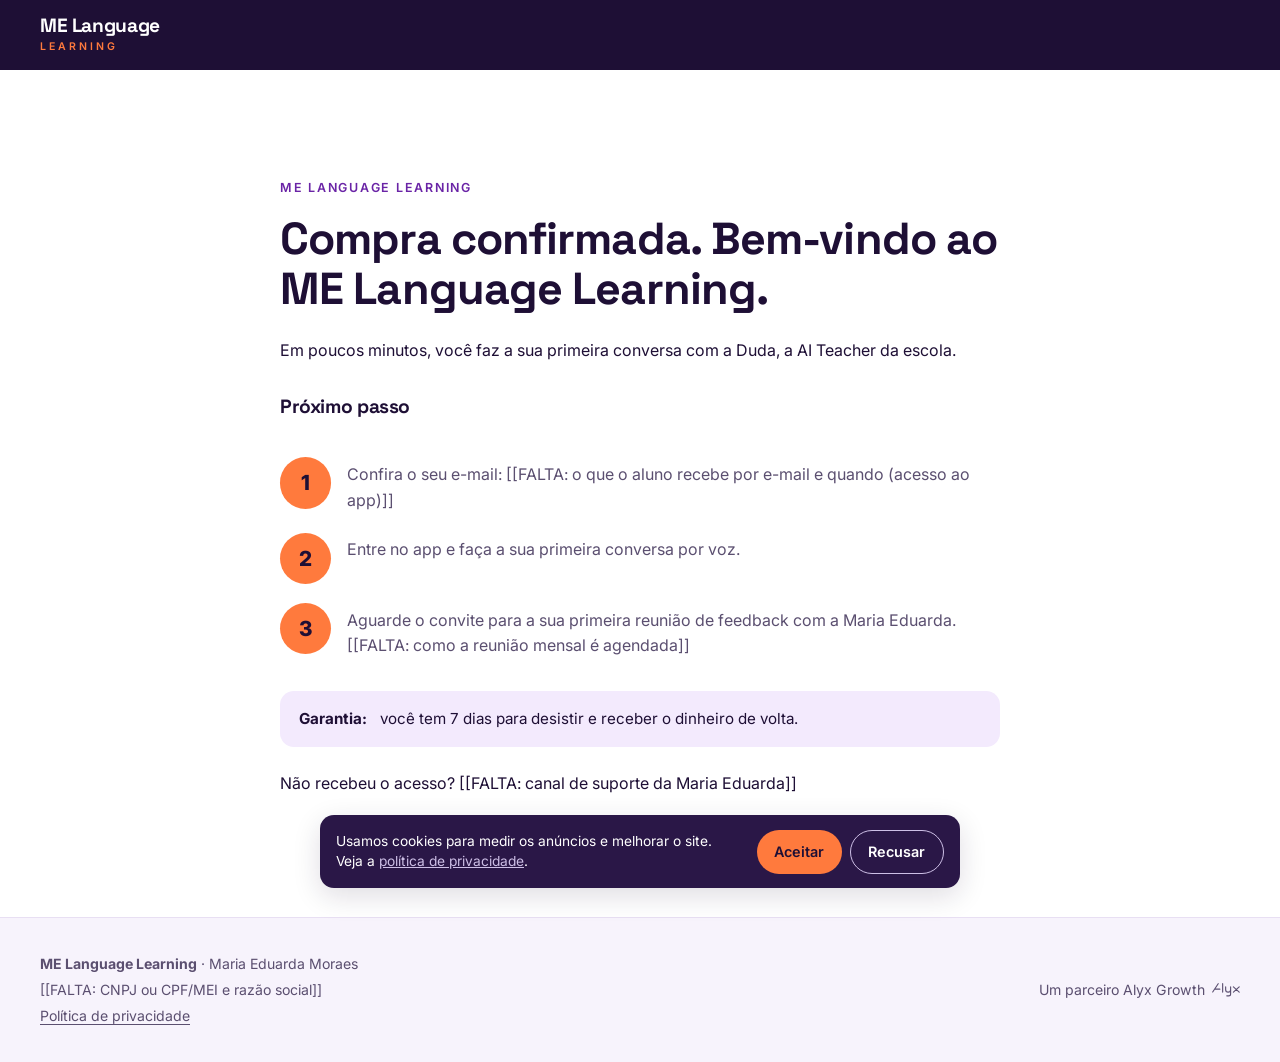
<file: obrigado.html>
<!DOCTYPE html>
<html lang="pt-BR">
<head><meta name="robots" content="noindex,nofollow">
<meta charset="utf-8">
<meta name="viewport" content="width=device-width,initial-scale=1">
<title>Compra confirmada | ME Language Learning</title>
<meta name="description" content="Obrigado por comprar o ME Language Learning, o programa de inglês do zero da ME Language Learning. Veja aqui o próximo passo para começar a falar inglês hoje mesmo.">
<link rel="canonical" href="https://melanguagelearning.com.br/obrigado.html">
<meta name="robots" content="noindex,follow">
<meta property="og:type" content="website">
<meta property="og:locale" content="pt_BR">
<meta property="og:site_name" content="ME Language Learning">
<meta property="og:title" content="Compra confirmada | ME Language Learning">
<meta property="og:description" content="Obrigado por comprar o ME Language Learning, o programa de inglês do zero da ME Language Learning. Veja aqui o próximo passo para começar a falar inglês hoje mesmo.">
<meta property="og:url" content="https://melanguagelearning.com.br/obrigado.html">
<meta property="og:image" content="https://melanguagelearning.com.br/img/og.jpg">
<meta property="og:image:width" content="1200">
<meta property="og:image:height" content="630">
<meta property="og:image:alt" content="ME Language Learning, escola de inglês da professora Maria Eduarda Moraes.">
<meta name="twitter:card" content="summary_large_image">
<meta name="twitter:title" content="Compra confirmada | ME Language Learning">
<meta name="twitter:description" content="Obrigado por comprar o ME Language Learning, o programa de inglês do zero da ME Language Learning. Veja aqui o próximo passo para começar a falar inglês hoje mesmo.">
<meta name="twitter:image" content="https://melanguagelearning.com.br/img/og.jpg">
<link rel="preconnect" href="https://fonts.googleapis.com">
<link rel="preconnect" href="https://fonts.gstatic.com" crossorigin>
<link rel="stylesheet" href="https://fonts.googleapis.com/css2?family=Space+Grotesk:wght@500;700&family=Inter:wght@400;600&family=JetBrains+Mono:wght@500&display=swap">
<!-- RASTREAMENTO
Pixel do Meta (comentado). Para ativar: troque [[FALTA: ID do pixel]] pelo ID e remova este comentario.
Roda so depois do consentimento (site.js chama gbPixel). Eventos: PageView, InitiateCheckout (clique em Comprar), Contact (WhatsApp), Purchase (obrigado.html).
<script>
function gbPixel(){
!function(f,b,e,v,n,t,s){if(f.fbq)return;n=f.fbq=function(){n.callMethod?n.callMethod.apply(n,arguments):n.queue.push(arguments)};if(!f._fbq)f._fbq=n;n.push=n;n.loaded=!0;n.version='2.0';n.queue=[];t=b.createElement(e);t.async=!0;t.src=v;s=b.getElementsByTagName(e)[0];s.parentNode.insertBefore(t,s)}(window,document,'script','https://connect.facebook.net/en_US/fbevents.js');
fbq('init','[[FALTA: ID do pixel]]');fbq('track','PageView');
}
</script>
-->
<link rel="icon" href="img/icone.svg" type="image/svg+xml">
<link rel="stylesheet" href="tokens.css">
<link rel="stylesheet" href="styles.css">
<link rel="stylesheet" href="standup.css">
<link rel="stylesheet" href="me.css">
</head>
<body data-pagina="obrigado">
<header class="topo">
<div class="wrap">
<a href="index.html" aria-label="ME Language Learning, início"><span class="logo-me"><span><b>ME Language</b><i>Learning</i></span></span></a>

</div>
</header>
<main>
<section class="sobre-clara">
<div class="wrap texto">
<span class="eyebrow">ME Language Learning</span>
<h1>Compra confirmada. Bem-vindo ao ME Language Learning.</h1>
<p>Em poucos minutos, você faz a sua primeira conversa com a Duda, a AI Teacher da escola.</p>
<h2>Próximo passo</h2>
<ol class="passos">
<li><div><p>Confira o seu e-mail: [[FALTA: o que o aluno recebe por e-mail e quando (acesso ao app)]]</p></div></li>
<li><div><p>Entre no app e faça a sua primeira conversa por voz.</p></div></li>
<li><div><p>Aguarde o convite para a sua primeira reunião de feedback com a Maria Eduarda. [[FALTA: como a reunião mensal é agendada]]</p></div></li>
</ol>
<p class="garantia" style="margin-top:2rem"><strong>Garantia:</strong> você tem 7 dias para desistir e receber o dinheiro de volta.</p>
<p style="margin-top:1.5rem">Não recebeu o acesso? [[FALTA: canal de suporte da Maria Eduarda]]</p>
</div>
</section>
</main>
<footer class="rodape">
<div class="wrap">
<div>
<p><strong>ME Language Learning</strong> · Maria Eduarda Moraes</p>
<p>[[FALTA: CNPJ ou CPF/MEI e razão social]]</p>
<p><a href="privacidade.html">Política de privacidade</a></p>
</div>
<span class="assinatura-alyx" style="display:inline-flex;align-items:center;gap:.45em;color:var(--cor-texto-suave);white-space:nowrap;font-size:.88rem">Um parceiro Alyx Growth <svg viewBox="0 0 580 285" fill="none" stroke="currentColor" stroke-width="23" stroke-linecap="round" stroke-linejoin="round" role="img" aria-label="Alyx" style="height:1.15em;width:auto"><path d="M14 183 126 14M52 126h108M217 14v171M278 80v55a50.5 50.5 0 0 0 101 0V80M379 135v87a40 40 0 0 1-40 40h-38M436 80l118 105M554 80 436 185"/></svg></span>
</div>
</footer>
<script src="site.js" defer></script>
</body>
</html>
</file>
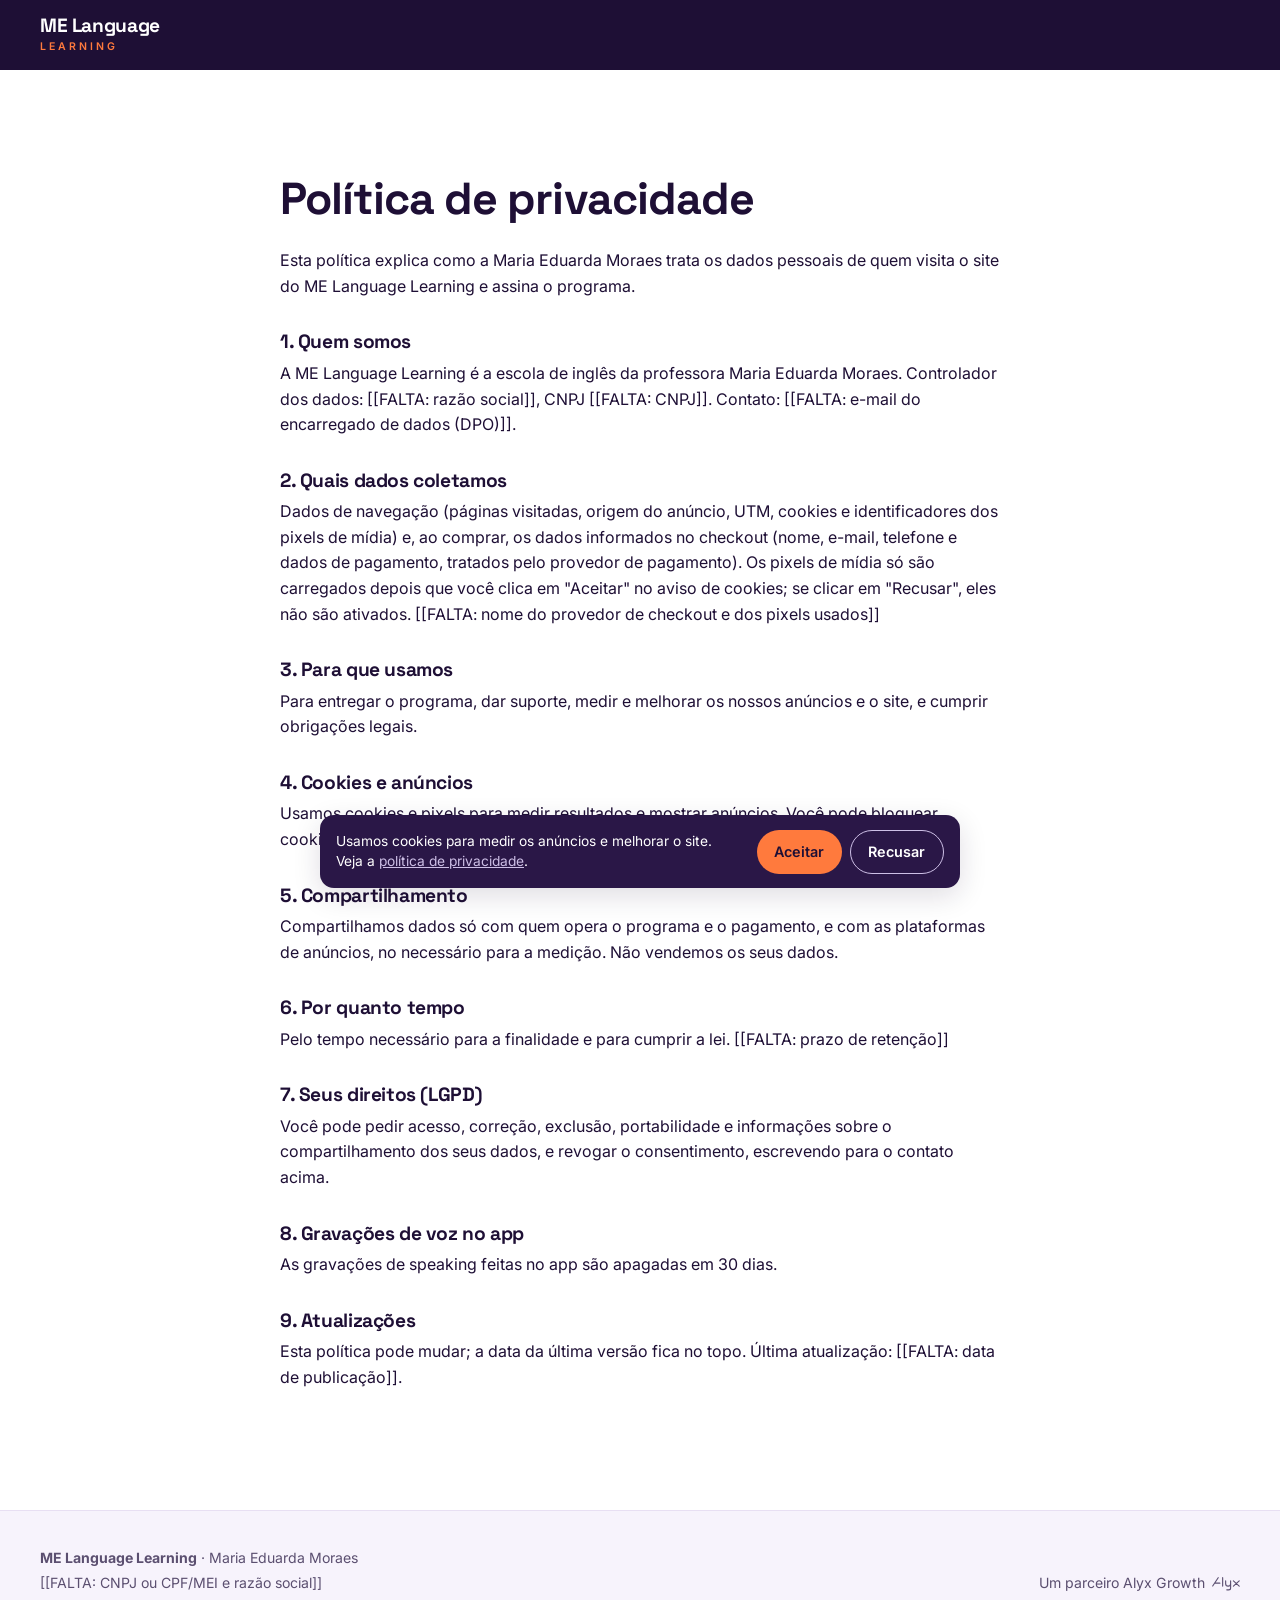
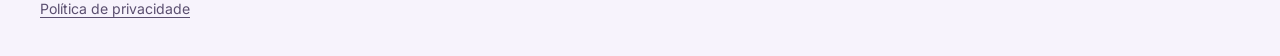
<file: privacidade.html>
<!DOCTYPE html>
<html lang="pt-BR">
<head><meta name="robots" content="noindex,nofollow">
<meta charset="utf-8">
<meta name="viewport" content="width=device-width,initial-scale=1">
<title>Política de privacidade | ME Language Learning</title>
<meta name="description" content="Saiba quais dados o site do ME Language Learning coleta, para que usamos, por quanto tempo guardamos e como você exerce os seus direitos pela LGPD.">
<link rel="canonical" href="https://melanguagelearning.com.br/privacidade.html">
<meta property="og:type" content="website">
<meta property="og:locale" content="pt_BR">
<meta property="og:site_name" content="ME Language Learning">
<meta property="og:title" content="Política de privacidade | ME Language Learning">
<meta property="og:description" content="Saiba quais dados o site do ME Language Learning coleta, para que usamos, por quanto tempo guardamos e como você exerce os seus direitos pela LGPD.">
<meta property="og:url" content="https://melanguagelearning.com.br/privacidade.html">
<meta property="og:image" content="https://melanguagelearning.com.br/img/og.jpg">
<meta property="og:image:width" content="1200">
<meta property="og:image:height" content="630">
<meta property="og:image:alt" content="ME Language Learning, escola de inglês da professora Maria Eduarda Moraes.">
<meta name="twitter:card" content="summary_large_image">
<meta name="twitter:title" content="Política de privacidade | ME Language Learning">
<meta name="twitter:description" content="Saiba quais dados o site do ME Language Learning coleta, para que usamos, por quanto tempo guardamos e como você exerce os seus direitos pela LGPD.">
<meta name="twitter:image" content="https://melanguagelearning.com.br/img/og.jpg">
<link rel="preconnect" href="https://fonts.googleapis.com">
<link rel="preconnect" href="https://fonts.gstatic.com" crossorigin>
<link rel="stylesheet" href="https://fonts.googleapis.com/css2?family=Space+Grotesk:wght@500;700&family=Inter:wght@400;600&family=JetBrains+Mono:wght@500&display=swap">
<!-- RASTREAMENTO
Pixel do Meta (comentado). Para ativar: troque [[FALTA: ID do pixel]] pelo ID e remova este comentario.
Roda so depois do consentimento (site.js chama gbPixel). Eventos: PageView, InitiateCheckout (clique em Comprar), Contact (WhatsApp), Purchase (obrigado.html).
<script>
function gbPixel(){
!function(f,b,e,v,n,t,s){if(f.fbq)return;n=f.fbq=function(){n.callMethod?n.callMethod.apply(n,arguments):n.queue.push(arguments)};if(!f._fbq)f._fbq=n;n.push=n;n.loaded=!0;n.version='2.0';n.queue=[];t=b.createElement(e);t.async=!0;t.src=v;s=b.getElementsByTagName(e)[0];s.parentNode.insertBefore(t,s)}(window,document,'script','https://connect.facebook.net/en_US/fbevents.js');
fbq('init','[[FALTA: ID do pixel]]');fbq('track','PageView');
}
</script>
-->
<link rel="icon" href="img/icone.svg" type="image/svg+xml">
<link rel="stylesheet" href="tokens.css">
<link rel="stylesheet" href="styles.css">
<link rel="stylesheet" href="standup.css">
<link rel="stylesheet" href="me.css">
</head>
<body>
<header class="topo">
<div class="wrap">
<a href="index.html" aria-label="ME Language Learning, início"><span class="logo-me"><span><b>ME Language</b><i>Learning</i></span></span></a>

</div>
</header>
<main>
<section class="sobre-clara">
<div class="wrap texto">
<h1>Política de privacidade</h1>
<p>Esta política explica como a Maria Eduarda Moraes trata os dados pessoais de quem visita o site do ME Language Learning e assina o programa.</p>
<h2>1. Quem somos</h2><p>A ME Language Learning é a escola de inglês da professora Maria Eduarda Moraes. Controlador dos dados: [[FALTA: razão social]], CNPJ [[FALTA: CNPJ]]. Contato: [[FALTA: e-mail do encarregado de dados (DPO)]].</p>
<h2>2. Quais dados coletamos</h2><p>Dados de navegação (páginas visitadas, origem do anúncio, UTM, cookies e identificadores dos pixels de mídia) e, ao comprar, os dados informados no checkout (nome, e-mail, telefone e dados de pagamento, tratados pelo provedor de pagamento). Os pixels de mídia só são carregados depois que você clica em "Aceitar" no aviso de cookies; se clicar em "Recusar", eles não são ativados. [[FALTA: nome do provedor de checkout e dos pixels usados]]</p>
<h2>3. Para que usamos</h2><p>Para entregar o programa, dar suporte, medir e melhorar os nossos anúncios e o site, e cumprir obrigações legais.</p>
<h2>4. Cookies e anúncios</h2><p>Usamos cookies e pixels para medir resultados e mostrar anúncios. Você pode bloquear cookies nas configurações do navegador.</p>
<h2>5. Compartilhamento</h2><p>Compartilhamos dados só com quem opera o programa e o pagamento, e com as plataformas de anúncios, no necessário para a medição. Não vendemos os seus dados.</p>
<h2>6. Por quanto tempo</h2><p>Pelo tempo necessário para a finalidade e para cumprir a lei. [[FALTA: prazo de retenção]]</p>
<h2>7. Seus direitos (LGPD)</h2><p>Você pode pedir acesso, correção, exclusão, portabilidade e informações sobre o compartilhamento dos seus dados, e revogar o consentimento, escrevendo para o contato acima.</p>
<h2>8. Gravações de voz no app</h2><p>As gravações de speaking feitas no app são apagadas em 30 dias.</p>
<h2>9. Atualizações</h2><p>Esta política pode mudar; a data da última versão fica no topo. Última atualização: [[FALTA: data de publicação]].</p>
</div>
</section>
</main>
<footer class="rodape">
<div class="wrap">
<div>
<p><strong>ME Language Learning</strong> · Maria Eduarda Moraes</p>
<p>[[FALTA: CNPJ ou CPF/MEI e razão social]]</p>
<p><a href="privacidade.html">Política de privacidade</a></p>
</div>
<span class="assinatura-alyx" style="display:inline-flex;align-items:center;gap:.45em;color:var(--cor-texto-suave);white-space:nowrap;font-size:.88rem">Um parceiro Alyx Growth <svg viewBox="0 0 580 285" fill="none" stroke="currentColor" stroke-width="23" stroke-linecap="round" stroke-linejoin="round" role="img" aria-label="Alyx" style="height:1.15em;width:auto"><path d="M14 183 126 14M52 126h108M217 14v171M278 80v55a50.5 50.5 0 0 0 101 0V80M379 135v87a40 40 0 0 1-40 40h-38M436 80l118 105M554 80 436 185"/></svg></span>
</div>
</footer>
<script src="site.js" defer></script>
</body>
</html>
</file>
<file: tokens.css>
/* Identidade Standup English (PROPOSTA v2, Pedro valida) · produto da Maria Eduarda Moraes · 2026-10-21
   Roxo primário (marca) + laranja secundário (ação). */
:root{
  --cor-primaria:#1E0F35; --cor-destaque:#FF7A3D; --cor-texto:#1E0F35; --cor-texto-suave:#5B4F70;
  --cor-fundo:#FFFFFF; --cor-fundo-alt:#F7F3FC; --cor-escura:#2A1747; --cor-sobre-escura:#FFFFFF; --cor-linha:#E8DFF3;
  --cor-whatsapp:#25D366;
  /* marca */
  --cor-roxo:#7A2DB8; --cor-roxo-claro:#B98AF0; --cor-acento:#C9A6F5;
  /* nomes herdados do modelo de site (mesma função, outra cor) */
  --cor-lavanda:#CDBFE6; --cor-azul-medio:#45306B;
  --cor-destaque-texto:#6A24A6; --cor-fundo-dourado:#F3EAFD;
  --fonte-titulo:"Space Grotesk", system-ui, sans-serif; --fonte-texto:"Inter", system-ui, sans-serif; --fonte-mono:"JetBrains Mono", ui-monospace, monospace;
  --raio:14px; --sombra:0 8px 28px rgba(30,15,53,.14);
}
</file>
<file: styles.css>
*,*::before,*::after{box-sizing:border-box}
html{scroll-behavior:smooth;-webkit-text-size-adjust:100%}
body{margin:0;font-family:var(--fonte-texto);color:var(--cor-texto);background:var(--cor-fundo);line-height:1.6;font-size:1rem;overflow-x:hidden}
img{max-width:100%;height:auto;display:block}
h1,h2,h3{font-family:var(--fonte-titulo);line-height:1.12;margin:0;letter-spacing:-.02em}
h2{font-size:clamp(1.65rem,5.6vw,2.6rem);font-weight:700;max-width:22ch}
h3{font-size:1.1rem;font-weight:600}
p{margin:0 0 1em}
a{color:inherit}
:focus-visible{outline:3px solid var(--cor-destaque);outline-offset:3px;border-radius:4px}
.sobre-clara :focus-visible{outline-color:var(--cor-primaria)}
.wrap{width:min(1120px,100% - 2.5rem);margin-inline:auto}
section{padding:clamp(3.5rem,9vw,6.5rem) 0}
.eyebrow{display:inline-block;font-size:.78rem;font-weight:600;letter-spacing:.14em;text-transform:uppercase;color:var(--cor-destaque-texto);margin-bottom:1rem}
.escura .eyebrow,.hero .eyebrow{color:var(--cor-destaque)}
.escura{background:var(--cor-primaria);color:var(--cor-sobre-escura)}
.alt{background:var(--cor-fundo-alt)}
.dourada{background:var(--cor-fundo-dourado)}

/* botoes */
.btn{display:inline-flex;align-items:center;justify-content:center;gap:.6rem;min-height:56px;padding:.9rem 2rem;border-radius:999px;background:var(--cor-destaque);color:var(--cor-primaria);font-weight:700;font-size:1.05rem;text-decoration:none;box-shadow:0 8px 28px color-mix(in srgb,var(--cor-destaque) 35%,transparent);transition:transform .2s,box-shadow .2s}
.btn:hover{transform:translateY(-2px);box-shadow:0 12px 34px color-mix(in srgb,var(--cor-destaque) 50%,transparent)}
.btn svg{width:20px;height:20px;transition:transform .2s}.btn:hover svg{transform:translateX(4px)}
.micro{font-size:.88rem;margin:.9rem 0 0;color:var(--cor-lavanda)}
.sobre-clara .micro{color:var(--cor-texto-suave)}
.apoio{font-size:.92rem;margin-top:.5rem}
.apoio a{color:inherit;font-weight:600;text-underline-offset:3px}
.escura .apoio a,.hero .apoio a{color:var(--cor-lavanda)}

/* header */
.topo{background:var(--cor-primaria);padding:.9rem 0}
.topo .wrap{display:flex;align-items:center;justify-content:space-between;gap:1rem}
.topo img{width:170px;height:auto}
.topo .btn{min-height:44px;padding:.4rem 1.2rem;font-size:.9rem;box-shadow:none}

/* hero */
.hero{background:var(--cor-primaria);color:var(--cor-sobre-escura);padding:2rem 0 0;position:relative;overflow:hidden}
.hero::before{content:"";position:absolute;width:620px;height:620px;right:-220px;top:-120px;border-radius:50%;background:radial-gradient(circle,color-mix(in srgb,var(--cor-destaque) 32%,transparent),transparent 68%);pointer-events:none}
.hero .wrap{position:relative;display:grid;gap:1.5rem}
.hero h1{font-size:clamp(2.1rem,9vw,3.9rem);font-weight:800;max-width:15ch}
.hero h1 em{font-style:normal;color:var(--cor-destaque)}
.sub{font-size:1.08rem;color:var(--cor-lavanda);max-width:46ch;margin:1.1rem 0 1.6rem}
.provas{list-style:none;margin:2rem 0 0;padding:0;display:grid;gap:.7rem}
.provas li{display:flex;gap:.7rem;align-items:flex-start;font-size:.95rem}
.provas svg{flex:none;width:20px;height:20px;margin-top:.2rem;color:var(--cor-destaque)}
.cred{font-size:.82rem;color:var(--cor-lavanda);margin:1.4rem 0 0;border-top:1px solid color-mix(in srgb,var(--cor-lavanda) 25%,transparent);padding-top:1rem}
.fone{justify-self:center;width:min(260px,70vw);margin-top:.5rem;position:relative;transform:rotate(3deg);filter:drop-shadow(0 -10px 50px color-mix(in srgb,var(--cor-destaque) 35%,transparent))}
.hero .fone{height:300px;overflow:hidden;margin-top:1rem}

/* dor */
.dor{display:grid;gap:2.5rem}
.aspas{list-style:none;margin:1.5rem 0;padding:0;display:grid;gap:.8rem}
.aspas li{padding:1rem 1.2rem;border-left:4px solid var(--cor-destaque);background:var(--cor-fundo);border-radius:0 var(--raio) var(--raio) 0;font-weight:500;box-shadow:var(--sombra)}
.fecho{font-weight:700;font-size:1.2rem}

/* virada */
.virada .destaque{font-size:clamp(1.35rem,4.4vw,2rem);font-weight:700;line-height:1.25;color:var(--cor-destaque);border-top:2px solid var(--cor-destaque);padding-top:1.4rem;margin-top:2rem;max-width:26ch}
.virada p{color:var(--cor-lavanda);max-width:56ch}

/* cards */
.cards{display:grid;gap:1rem;margin-top:2.5rem;counter-reset:c}
.card{background:var(--cor-fundo);border:1px solid var(--cor-linha);border-radius:var(--raio);padding:1.6rem;position:relative;counter-increment:c}
.card::before{content:counter(c,decimal-leading-zero);display:block;font-weight:800;font-size:2rem;color:var(--cor-destaque);line-height:1;margin-bottom:.8rem}
.card p{margin:.5rem 0 0;color:var(--cor-texto-suave);font-size:.96rem}
.extras{display:grid;gap:1rem;margin-top:1.5rem}
.extras div{padding:1.2rem 1.4rem;border-radius:var(--raio);background:var(--cor-primaria);color:var(--cor-sobre-escura);font-size:.95rem}
.extras strong{color:var(--cor-destaque);display:block}

/* telas */
.telas{display:flex;gap:1.2rem;overflow-x:auto;scroll-snap-type:x mandatory;padding:2rem 1.25rem 1.5rem;margin:0 -1.25rem;scrollbar-width:thin}
.tela{flex:0 0 min(240px,68vw);scroll-snap-align:center;margin:0}
.tela img{width:100%;border-radius:26px;box-shadow:var(--sombra)}
.tela figcaption{font-size:.9rem;margin-top:.8rem;color:var(--cor-texto-suave)}
.rotulo{font-size:.82rem;color:var(--cor-texto-suave)}

/* passos */
.passos{list-style:none;padding:0;margin:2.5rem 0 0;display:grid;gap:1.2rem;counter-reset:p}
.passos li{counter-increment:p;display:grid;grid-template-columns:3.2rem 1fr;gap:1rem;align-items:start}
.passos li::before{content:counter(p);display:grid;place-items:center;width:3.2rem;height:3.2rem;border-radius:50%;background:var(--cor-destaque);color:var(--cor-primaria);font-weight:800;font-size:1.3rem}
.passos p{margin:.3rem 0 0;color:var(--cor-texto-suave)}

/* programa */
.nums{display:grid;grid-template-columns:1fr 1fr;gap:1rem;margin-top:2rem}
.nums div{border-top:3px solid var(--cor-destaque);padding-top:.8rem}
.nums b{display:block;font-size:clamp(2.4rem,9vw,4rem);font-weight:800;line-height:1;color:var(--cor-destaque)}
.nums span{font-size:.95rem;color:var(--cor-lavanda)}
.escura p{color:var(--cor-lavanda);max-width:56ch}

/* escola */
.escola{display:grid;gap:2rem}
.escola ul{padding-left:1.2rem}
.escola li{margin:.4rem 0}
.escola .selo{width:min(260px,100%);border-radius:var(--raio);background:var(--cor-fundo);padding:1rem;border:1px solid var(--cor-linha)}

/* preco */
.preco{background:var(--cor-fundo);border:2px solid var(--cor-destaque);border-radius:calc(var(--raio) * 2);padding:clamp(1.6rem,5vw,3rem);box-shadow:var(--sombra);margin-top:2rem;display:grid;gap:1.6rem}
.valor{font-size:clamp(2.4rem,10vw,4rem);font-weight:800;line-height:1;margin:0}
.valor small{display:block;font-size:1rem;font-weight:500;color:var(--cor-texto-suave);margin-top:.6rem}
.preco ul{list-style:none;padding:0;margin:0;display:grid;gap:.6rem}
.preco li{display:flex;gap:.6rem}
.preco li svg{flex:none;width:20px;height:20px;margin-top:.25rem;color:var(--cor-destaque-texto)}
.garantia{background:var(--cor-fundo-dourado);padding:1rem 1.2rem;border-radius:var(--raio);font-size:.95rem;margin:0}

/* faq */
.faq{margin-top:2rem;max-width:800px}
details{border-bottom:1px solid var(--cor-linha)}
summary{cursor:pointer;list-style:none;padding:1.2rem 2.5rem 1.2rem 0;font-weight:600;position:relative}
summary::-webkit-details-marker{display:none}
summary::after{content:"+";position:absolute;right:.3rem;top:50%;translate:0 -50%;font-size:1.6rem;color:var(--cor-destaque-texto);transition:rotate .2s}
details[open] summary::after{rotate:45deg}
details p{color:var(--cor-texto-suave);padding-bottom:1.2rem;margin:0}

/* final */
.final{text-align:center}
.final h2{margin-inline:auto;max-width:18ch}
.final p{margin-inline:auto}
.final .assin{font-weight:700;color:var(--cor-destaque);margin-top:2.5rem;font-size:1.1rem}

/* rodape */
.rodape{background:var(--cor-fundo-alt);padding:2rem 0 6rem;font-size:.88rem;color:var(--cor-texto-suave);border-top:1px solid var(--cor-linha)}
.rodape .wrap{display:flex;flex-wrap:wrap;gap:1rem 2rem;justify-content:space-between;align-items:center}
.rodape p{margin:.2rem 0}
.rodape a{text-underline-offset:3px}
.assinatura-alyx svg{height:14px!important}

/* whatsapp flutuante */
.wpp{position:fixed;right:1rem;bottom:1rem;z-index:20;width:58px;height:58px;border-radius:50%;background:var(--cor-whatsapp);color:var(--cor-primaria);display:grid;place-items:center;box-shadow:var(--sombra)}
.wpp svg{width:30px;height:30px}

/* paginas simples */
.texto{max-width:720px}
.texto h1{font-size:clamp(1.9rem,6vw,2.8rem);font-weight:800;margin-bottom:1.5rem}
.texto h2{font-size:1.2rem;margin:2rem 0 .5rem;max-width:none}

@media(min-width:760px){
  .hero{padding-top:3rem}
  .hero .wrap{grid-template-columns:1.15fr .85fr;align-items:center;gap:3rem}
  .hero .fone{height:auto;width:300px;margin:0 0 -4rem;justify-self:center}
  .hero{padding-bottom:4rem}
  .cards{grid-template-columns:repeat(3,1fr)}
  .extras{grid-template-columns:repeat(3,1fr)}
  .dor,.escola{grid-template-columns:1fr 1fr;align-items:center;gap:4rem}
  .nums{grid-template-columns:repeat(4,1fr)}
  .telas{justify-content:center;overflow:visible;flex-wrap:nowrap;margin:0;padding:2.5rem 0 1rem}
  .tela{flex:1 1 0}
  .tela:nth-child(even){translate:0 1.5rem}
  .preco{grid-template-columns:1fr 1fr;align-items:center}
  .wpp{display:none}
  .rodape{padding-bottom:2rem}
}
@media(prefers-reduced-motion:reduce){*{transition:none!important;scroll-behavior:auto!important}.btn:hover{transform:none}}

/* Consentimento (LGPD) */
.consent{position:fixed;left:.75rem;right:.75rem;bottom:.75rem;z-index:30;background:var(--cor-escura);color:var(--cor-sobre-escura);border-radius:var(--raio);padding:.9rem 1rem;box-shadow:var(--sombra);display:flex;flex-wrap:wrap;gap:.7rem 1rem;align-items:center;justify-content:space-between;font-size:.86rem;line-height:1.45;max-width:640px;margin:0 auto}
.consent p{margin:0;flex:1 1 220px}.consent a{color:var(--cor-lavanda)}
.consent div{display:flex;gap:.5rem}
.consent button{min-height:44px;padding:.4rem 1.1rem;border-radius:999px;border:0;font:600 .9rem var(--fonte-texto);background:var(--cor-destaque);color:var(--cor-primaria);cursor:pointer}
.consent button.sec{background:transparent;color:var(--cor-sobre-escura);border:1px solid var(--cor-lavanda)}

/* Destaques logo abaixo do hero */
.destaques{padding:clamp(2.5rem,7vw,4rem) 0;background:var(--cor-fundo)}
.vh{position:absolute;width:1px;height:1px;overflow:hidden;clip:rect(0 0 0 0);white-space:nowrap}
.dest-grade{display:grid;gap:1rem}
.dest{background:var(--cor-fundo);border:1px solid var(--cor-linha);border-radius:var(--raio);padding:1.6rem;box-shadow:var(--sombra);transition:transform .2s}
.dest:hover{transform:translateY(-3px)}
.dest-ic{position:relative;display:grid;place-items:center;width:3.5rem;height:3.5rem;border-radius:16px;background:var(--cor-primaria);color:var(--cor-destaque);margin-bottom:1rem}
.dest-ic svg{width:1.8rem;height:1.8rem}
.dest-ic b{position:absolute;right:-.55rem;top:-.55rem;background:var(--cor-destaque);color:var(--cor-primaria);font-size:.68rem;font-weight:700;border-radius:99px;padding:.15rem .45rem;line-height:1.2}
.dest h3{font-size:1.15rem;margin:0;color:var(--cor-texto)}
.dest p{margin:.45rem 0 0;color:var(--cor-texto-suave);font-size:.96rem}
@media(min-width:760px){.dest-grade{grid-template-columns:repeat(3,1fr);gap:1.5rem}}
@media(prefers-reduced-motion:reduce){.dest:hover{transform:none}}
/* virada com foto */
.virada-grade{display:grid;gap:2.5rem;align-items:center}
.virada-foto{margin:0;border-radius:var(--raio);overflow:hidden;box-shadow:0 0 0 2px var(--cor-destaque),var(--sombra)}
.virada-foto img{display:block;width:100%;height:auto;aspect-ratio:900/680;object-fit:cover}
@media(min-width:760px){.virada-grade{grid-template-columns:1.05fr .95fr;gap:3.5rem}}
/* Sam, a AI Teacher: hero */
.sam-hero{position:relative;margin:1rem auto 2.5rem;width:min(300px,72vw);justify-self:center}
.sam-hero img{display:block;width:100%;height:auto;aspect-ratio:640/848;border-radius:28px;border:3px solid var(--cor-destaque);box-shadow:0 20px 60px color-mix(in srgb,var(--cor-destaque) 30%,transparent)}
.tag-ai{position:absolute;top:1rem;left:1rem;display:inline-flex;align-items:center;gap:.35rem;background:var(--cor-destaque);color:var(--cor-primaria);font-weight:700;font-size:.82rem;letter-spacing:.02em;padding:.35rem .75rem;border-radius:99px;box-shadow:var(--sombra)}
.tag-ai svg{width:1rem;height:1rem}
.bolha{position:absolute;left:-1rem;bottom:1.2rem;max-width:15rem;background:var(--cor-fundo);color:var(--cor-texto);font-size:.9rem;line-height:1.35;padding:.8rem 1rem;border-radius:18px 18px 18px 4px;box-shadow:var(--sombra)}
.bolha b{display:block;color:var(--cor-primaria)}
/* Sam: seção */
.sam-grade{display:grid;gap:2.5rem;align-items:center}
.sam-foto{position:relative;margin:0 auto;width:min(360px,80vw)}
.sam-foto img{display:block;width:100%;height:auto;aspect-ratio:640/848;border-radius:28px;border:3px solid var(--cor-destaque)}
.sam p{color:var(--cor-lavanda);max-width:52ch}
.sam-lista{list-style:none;padding:0;margin:1.5rem 0 2rem;display:grid;gap:.7rem}
.sam-lista li{display:flex;gap:.6rem;align-items:flex-start;color:var(--cor-sobre-escura)}
.sam-lista svg{flex:none;width:1.3rem;height:1.3rem;color:var(--cor-destaque);margin-top:.15rem}
/* Como funciona: trilha horizontal */
.trilha{list-style:none;padding:0;margin:2.5rem 0 0;display:grid;gap:.6rem}
.trilha li{background:var(--cor-fundo);border:1px solid var(--cor-linha);border-radius:var(--raio);padding:1.4rem;box-shadow:var(--sombra)}
.trilha .num{display:grid;place-items:center;width:2.8rem;height:2.8rem;border-radius:50%;background:var(--cor-destaque);color:var(--cor-primaria);font-weight:800;font-size:1.2rem;margin-bottom:.8rem}
.trilha h3{font-size:1.1rem;margin:0}
.trilha p{margin:.4rem 0 0;color:var(--cor-texto-suave);font-size:.94rem}
.seta{display:grid;place-items:center;color:var(--cor-destaque)}
.seta svg{width:1.8rem;height:1.8rem;transform:rotate(90deg)}
/* Escola: números e logo maior */
.numeros{display:flex;flex-wrap:wrap;gap:1rem;margin-top:1.4rem}
.numeros div{background:var(--cor-primaria);color:var(--cor-sobre-escura);border-radius:var(--raio);padding:1rem 1.3rem;min-width:10rem}
.numeros b{display:block;font-size:clamp(1.7rem,5vw,2.3rem);font-weight:800;color:var(--cor-destaque);line-height:1.1}
.numeros span{font-size:.9rem;color:var(--cor-lavanda)}
.escola .selo{width:min(520px,100%);height:auto;padding:2.5rem 2rem;justify-self:center}
@media(min-width:760px){
  .hero .sam-hero{width:360px;margin:0 0 -3rem}
  .bolha{left:-3rem}
  .sam-grade{grid-template-columns:.9fr 1.1fr;gap:4rem}
  .trilha{grid-template-columns:1fr auto 1fr auto 1fr auto 1fr;gap:.8rem;align-items:stretch}
  .seta svg{transform:none}
}
/* garantia com escudo */
.garantia{display:flex;align-items:center;gap:.8rem}
.garantia .escudo{flex:none;display:grid;place-items:center;width:2.8rem;height:2.8rem;border-radius:50%;background:var(--cor-destaque);color:var(--cor-primaria)}
.garantia .escudo svg{width:1.5rem;height:1.5rem}
</file>
<file: standup.css>
/* Standup English: ajustes da marca sobre o modelo de site (Golden Bear) */
h1,h2,h3,.valor{font-family:var(--fonte-titulo);letter-spacing:-.02em}
body{font-family:var(--fonte-texto)}
code{font-family:var(--fonte-mono);font-size:.92em}
.hero .eyebrow code{color:var(--cor-acento);font-size:1em}
.hero h1{font-weight:700}
/* logo */
.logo-se{display:inline-flex;align-items:center;gap:.55rem;color:var(--cor-sobre-escura);text-decoration:none}
.logo-se svg{width:38px;height:38px}
.logo-se b{font-family:var(--fonte-titulo);font-weight:700;font-size:1.3rem;letter-spacing:-.03em}
.logo-se i{font-style:normal;font-family:var(--fonte-mono);color:var(--cor-destaque);font-size:1.1rem;margin-left:.25rem}
.sobre-clara .logo-se,.rodape .logo-se{color:var(--cor-texto)}
/* hero: celular com tag e balão */
.fone-hero{position:relative;margin:1rem auto 2.5rem;width:min(270px,68vw);justify-self:center}
.fone-hero img{display:block;width:100%;height:auto;aspect-ratio:480/1007;filter:drop-shadow(0 20px 50px color-mix(in srgb,var(--cor-destaque) 30%,transparent))}
.tag-ai{position:absolute;top:1.2rem;left:-1rem;display:inline-flex;align-items:center;gap:.35rem;background:var(--cor-acento);color:var(--cor-primaria);font-weight:700;font-size:.82rem;padding:.35rem .75rem;border-radius:99px;box-shadow:var(--sombra)}
.tag-ai svg{width:1rem;height:1rem}
.fone-hero .bolha{position:absolute;right:-1.5rem;bottom:3rem;background:var(--cor-primaria);color:var(--cor-acento);border:1px solid var(--cor-acento);padding:.7rem .9rem;border-radius:12px;box-shadow:var(--sombra);font-size:.85rem;max-width:15rem}
.fone-hero .bolha code{font-size:1em}
/* simulados: terminal */
.terminal{margin-top:2rem;background:#0A0F1A;border:1px solid var(--cor-azul-medio);border-radius:var(--raio);overflow:hidden;max-width:820px;box-shadow:var(--sombra)}
.term-barra{display:flex;align-items:center;gap:.4rem;padding:.7rem 1rem;background:var(--cor-escura);border-bottom:1px solid var(--cor-azul-medio)}
.term-barra i{width:.7rem;height:.7rem;border-radius:50%;background:var(--cor-destaque)}
.term-barra i:nth-child(2){background:#FFC145}.term-barra i:nth-child(3){background:var(--cor-acento)}
.term-barra span{margin-left:.6rem;font-family:var(--fonte-mono);font-size:.8rem;color:var(--cor-lavanda)}
.term-item{padding:1rem 1.2rem;border-bottom:1px dashed var(--cor-azul-medio)}
.term-item:last-child{border-bottom:0}
.term-item code{color:var(--cor-acento);display:block;overflow-wrap:anywhere}
.term-item p{margin:.35rem 0 0;color:var(--cor-sobre-escura)}
.sim p{color:var(--cor-lavanda)}
/* professora */
.foto-prof{position:relative;margin:0 auto;width:min(380px,100%)}
.foto-prof img{display:block;width:100%;height:auto;aspect-ratio:1;object-fit:cover;border-radius:24px;border:3px solid var(--cor-destaque);box-shadow:var(--sombra)}
.foto-prof figcaption{position:absolute;left:1rem;right:1rem;bottom:-1.4rem;background:var(--cor-primaria);color:var(--cor-sobre-escura);border-radius:14px;padding:.8rem 1rem;box-shadow:var(--sombra)}
.foto-prof figcaption b{display:block;font-family:var(--fonte-titulo)}
.foto-prof figcaption span{font-size:.85rem;color:var(--cor-lavanda)}
.assin code{color:var(--cor-acento)}
@media(min-width:760px){.hero .fone-hero{width:300px;margin:0 0 -3rem}.fone-hero .bolha{right:-3rem}}
.topo .btn{white-space:nowrap;padding:.6rem 1rem;font-size:.9rem}
@media(max-width:380px){.logo-se b{font-size:1.1rem}.logo-se i{font-size:.95rem}}
/* AI Teacher: hero e seção */
.ai-hero{position:relative;margin:1rem auto 2.5rem;width:min(290px,72vw);justify-self:center}
.ai-hero img,.ai-foto img{display:block;width:100%;height:auto;aspect-ratio:640/849;border-radius:28px;border:3px solid var(--cor-destaque);box-shadow:0 20px 60px color-mix(in srgb,var(--cor-destaque) 28%,transparent)}
.ai-hero .tag-ai{left:1rem;top:1rem}
.ai-hero .bolha{position:absolute;left:-1rem;bottom:1.4rem;max-width:16rem;background:var(--cor-fundo);color:var(--cor-texto);padding:.8rem 1rem;border-radius:18px 18px 18px 4px;box-shadow:var(--sombra);font-size:.9rem;line-height:1.35}
.ai-hero .bolha b{display:block;font-family:var(--fonte-titulo)}
.ai-hero .bolha code{color:var(--cor-destaque-texto);font-size:.85em}
.ai-grade{display:grid;gap:2.5rem;align-items:center}
.ai-foto{position:relative;margin:0 auto;width:min(360px,80vw)}
.ai-foto .tag-ai{left:1rem;top:1rem}
.ai p{color:var(--cor-lavanda);max-width:56ch}
.ai-lista{list-style:none;padding:0;margin:1.5rem 0 0;display:grid;gap:.7rem}
.ai-lista li{display:flex;gap:.6rem;align-items:flex-start;color:var(--cor-sobre-escura)}
.ai-lista svg{flex:none;width:1.25rem;height:1.25rem;color:var(--cor-acento);margin-top:.15rem}
.ai-extras{display:grid;gap:.8rem;margin-top:1.6rem}
.ai-extras div{border:1px solid var(--cor-azul-medio);border-radius:var(--raio);padding:.9rem 1rem;color:var(--cor-lavanda);font-size:.92rem}
.ai-extras strong{color:var(--cor-sobre-escura)}
@media(min-width:760px){.hero .ai-hero{width:340px;margin:0 0 -3rem}.ai-hero .bolha{left:-3rem}.ai-grade{grid-template-columns:.85fr 1.15fr;gap:4rem}.ai-lista{grid-template-columns:1fr 1fr}.ai-extras{grid-template-columns:1fr 1fr}}
/* dores logo depois do hero */
.dores{background:var(--cor-fundo-alt)}
.dores h2{max-width:22ch}
.dores .dest-grade{margin-top:2rem}
.dores .dest-ic{background:var(--cor-destaque);color:var(--cor-primaria)}
.dores .fecho{margin-top:2rem;font-family:var(--fonte-titulo);font-weight:700;font-size:1.25rem;color:var(--cor-texto)}
.destaques h2#dest{margin-bottom:2rem}
/* pagamento */
.pagto{margin-top:1rem}
.pagto .micro{display:flex;align-items:center;gap:.4rem;margin:0}
.pagto .micro svg{width:1rem;height:1rem;color:var(--cor-acento)}
.bandeiras{list-style:none;padding:0;margin:.6rem 0 0;display:flex;gap:.5rem;flex-wrap:wrap}
.bandeiras svg{display:block;width:48px;height:30px}
/* depoimentos (placeholders) */
.depo-grade{display:grid;gap:1rem;margin-top:2rem}
.depo{margin:0;background:var(--cor-fundo);border:1px solid var(--cor-linha);border-radius:var(--raio);padding:1.5rem;box-shadow:var(--sombra);display:flex;flex-direction:column;gap:1.2rem}
.depo blockquote{margin:0;color:var(--cor-texto);font-size:1rem;line-height:1.55;position:relative;padding-top:1.6rem}
.depo blockquote::before{content:"\201C";position:absolute;top:-.6rem;left:0;font-family:var(--fonte-titulo);font-size:3rem;color:var(--cor-destaque);line-height:1}
.depo figcaption{display:flex;align-items:center;gap:.8rem;margin-top:auto}
.depo-foto{flex:none;display:grid;place-items:center;width:3rem;height:3rem;border-radius:50%;background:var(--cor-fundo-alt);border:2px dashed var(--cor-linha);color:var(--cor-texto-suave)}
.depo-foto svg{width:1.5rem;height:1.5rem}
.depo figcaption b{display:block;font-family:var(--fonte-titulo);font-size:.95rem}
.depo figcaption small{color:var(--cor-texto-suave);font-size:.85rem}
@media(min-width:760px){.depo-grade{grid-template-columns:repeat(3,1fr)}}
.preco ul.bandeiras{display:flex;flex-wrap:wrap;gap:.5rem;margin-top:.6rem}
.preco ul.bandeiras li{display:block}
.preco ul.bandeiras li svg{width:52px;height:32px;margin:0;color:inherit}
/* hero: composição no modelo alyx-ai.com/language-schools */
.hero-comp{position:relative;width:min(440px,92vw);aspect-ratio:1/1;justify-self:center;margin:1.5rem auto 2rem}
.hero-comp .orbita{position:absolute;inset:0;border:1.5px dashed color-mix(in srgb,var(--cor-lavanda) 45%,transparent);border-radius:50%}
.hero-comp .ponto{position:absolute;right:13%;top:12%;width:12px;height:12px;border-radius:50%;background:var(--cor-acento);box-shadow:0 0 0 6px color-mix(in srgb,var(--cor-acento) 25%,transparent)}
.hero-comp .arco{position:absolute;left:24%;top:9%;width:48%;height:76%;object-fit:cover;object-position:50% 30%;border-radius:999px 999px 24px 24px;border:4px solid var(--cor-fundo);box-shadow:var(--sombra)}
.hero-comp figure{position:absolute;margin:0}
.hero-comp figcaption{position:absolute;left:50%;transform:translateX(-50%);white-space:nowrap;background:var(--cor-primaria);color:var(--cor-sobre-escura);font-size:.74rem;font-weight:600;padding:.28rem .7rem;border-radius:99px;border:1px solid var(--cor-azul-medio);box-shadow:var(--sombra)}
.hc-ai{left:4%;top:2%;width:22%}
.hc-ai img{display:block;width:100%;aspect-ratio:1;object-fit:cover;object-position:50% 22%;border-radius:50%;border:3px solid var(--cor-destaque);background:var(--cor-escura)}
.hc-ai figcaption{bottom:-.9rem}
.hc-app{right:2%;top:30%;width:26%}
.hc-app img{display:block;width:100%;height:auto;filter:drop-shadow(0 12px 28px rgba(0,0,0,.35))}
.hc-app figcaption{bottom:-.6rem}
.hc-prog{left:0;bottom:6%;width:42%}
.hc-prog img{display:block;width:100%;height:auto;border-radius:12px;box-shadow:0 12px 30px rgba(0,0,0,.3);background:#fff}
.hc-prog figcaption{top:-.9rem}
@media(min-width:760px){.hero .hero-comp{width:470px;margin:0}}
/* mais largo (Pedro 21/10) */
.wrap{width:min(1280px,100% - 2.5rem)}
@media(min-width:1100px){.wrap{width:min(1280px,100% - 5rem)}}
.hero h1{max-width:18ch}
.hero .sub{max-width:58ch}
.dores h2{max-width:28ch}
/* simulados em cards com imagem */
.sim-grade{display:grid;gap:1.2rem;margin-top:2.2rem}
.sim-card{background:var(--cor-escura);border:1px solid var(--cor-azul-medio);border-radius:20px;overflow:hidden;display:flex;flex-direction:column;transition:transform .2s,border-color .2s}
.sim-card:hover{transform:translateY(-4px);border-color:var(--cor-destaque)}
.sim-img{position:relative;aspect-ratio:4/3;overflow:hidden}
.sim-img img{display:block;width:100%;height:100%;object-fit:cover}
.sim-img::after{content:"";position:absolute;inset:0;background:linear-gradient(180deg,transparent 45%,rgba(13,19,33,.85))}
.sim-img code{position:absolute;left:1rem;bottom:.9rem;z-index:1;color:var(--cor-acento);background:rgba(10,15,26,.85);border:1px solid color-mix(in srgb,var(--cor-acento) 40%,transparent);padding:.3rem .6rem;border-radius:8px;font-size:.8rem}
.sim-corpo{padding:1.3rem 1.3rem 1.5rem}
.sim-corpo h3{color:var(--cor-sobre-escura);font-size:1.25rem;margin:0}
.sim .sim-corpo p{margin:.5rem 0 0;color:var(--cor-lavanda);font-size:.95rem}
.sim-corpo ul{list-style:none;padding:0;margin:1rem 0 0;display:flex;flex-wrap:wrap;gap:.4rem}
.sim-corpo li{font-size:.75rem;font-weight:600;color:var(--cor-primaria);background:var(--cor-destaque);padding:.2rem .6rem;border-radius:99px}
.sim-corpo li+li{background:transparent;color:var(--cor-lavanda);border:1px solid var(--cor-azul-medio)}
@media(min-width:700px){.sim-grade{grid-template-columns:1fr 1fr}}
@media(min-width:1100px){.sim-grade{grid-template-columns:repeat(4,1fr)}}
@media(prefers-reduced-motion:reduce){.sim-card:hover{transform:none}}
/* paleta v2: roxo primário, laranja secundário */
.hero::before{background:radial-gradient(circle,color-mix(in srgb,var(--cor-roxo) 55%,transparent),transparent 68%)}
.hero{background:radial-gradient(120% 90% at 85% 10%,#3A1A63 0%,var(--cor-primaria) 55%)}
.escura{background:var(--cor-primaria)}
.sobre-clara .logo-se i{color:var(--cor-roxo)}
.dest-ic{background:var(--cor-roxo);color:#fff}
.dores .dest-ic{background:var(--cor-destaque);color:var(--cor-primaria)}
.hero .eyebrow code,.term-item code,.sim-img code{color:var(--cor-acento)}
.tag-ai{background:var(--cor-roxo);color:#fff}
.hc-ai img{border-color:var(--cor-roxo-claro)}
.hero-comp .ponto{background:var(--cor-destaque);box-shadow:0 0 0 6px color-mix(in srgb,var(--cor-destaque) 25%,transparent)}
.numeros div{background:var(--cor-primaria)}
.foto-prof img,.ai-hero img,.ai-foto img,.virada-foto{border-color:var(--cor-roxo-claro)}
.virada-foto{box-shadow:0 0 0 2px var(--cor-roxo-claro),var(--sombra)}
.ai-lista svg{color:var(--cor-acento)}
.trilha .num{background:var(--cor-roxo);color:#fff}
.seta{color:var(--cor-roxo)}
.preco{border-color:var(--cor-roxo)}
.garantia .escudo{background:var(--cor-roxo);color:#fff}
.sim-card:hover{border-color:var(--cor-roxo-claro)}
.depo blockquote::before{color:var(--cor-roxo)}
.card::before{color:var(--cor-roxo)}
.extras div{background:var(--cor-primaria)}
.extras strong{color:var(--cor-destaque)}
.escura .eyebrow,.hero .eyebrow{color:var(--cor-roxo-claro)}
.virada .destaque{border-top-color:var(--cor-roxo-claro)}
</file>
<file: me.css>
/* ME Language Learning: logo e seções novas */
.logo-me{display:inline-flex;align-items:center;gap:.6rem;color:var(--cor-sobre-escura);text-decoration:none}
.logo-me svg{width:40px;height:40px}
.logo-me b{display:block;font-family:var(--fonte-titulo);font-weight:700;font-size:1.2rem;letter-spacing:-.02em;line-height:1}
.logo-me i{display:block;font-style:normal;font-family:var(--fonte-texto);font-weight:600;font-size:.66rem;letter-spacing:.28em;text-transform:uppercase;color:var(--cor-destaque);margin-top:.2rem}
.sobre-clara .logo-me,.rodape .logo-me{color:var(--cor-texto)}
/* aulas ao vivo */
.aulas{background:var(--cor-fundo)}
.aulas-grade{display:grid;gap:2.5rem;align-items:center}
.aula-foto{position:relative;margin:0;border-radius:24px;overflow:hidden;box-shadow:0 0 0 3px var(--cor-roxo-claro),var(--sombra)}
.aula-foto img{display:block;width:100%;height:auto;aspect-ratio:900/680;object-fit:cover}
.aula-foto .tag-ai{left:1rem;top:1rem}
.aulas p{color:var(--cor-texto-suave);max-width:58ch}
.aula-lista{list-style:none;padding:0;margin:1.8rem 0 0;display:grid;gap:1rem}
.aula-lista li{display:flex;gap:1rem;align-items:flex-start}
.aula-lista li>span{flex:none;display:grid;place-items:center;width:3rem;height:3rem;border-radius:14px;background:var(--cor-fundo-dourado);color:var(--cor-roxo)}
.aula-lista li>span svg{width:1.5rem;height:1.5rem}
.aula-lista b{display:block;font-family:var(--fonte-titulo);font-size:1.05rem;color:var(--cor-texto)}
.aula-lista div{color:var(--cor-texto-suave);font-size:.95rem}
/* seis destaques */
.destaques h2{max-width:26ch}
.dest-grade.seis{margin-top:2rem}
/* comunidade */
.comunidade{background:var(--cor-fundo-dourado)}
.com-grade{display:grid;gap:2rem;align-items:center}
.comunidade p{color:var(--cor-texto-suave);max-width:52ch}
.com-lista{list-style:none;padding:0;margin:0;display:grid;gap:1rem}
.com-lista li{background:var(--cor-fundo);border-radius:var(--raio);padding:1.2rem 1.3rem;box-shadow:var(--sombra);color:var(--cor-texto-suave);font-size:.95rem;display:grid;grid-template-columns:3rem 1fr;column-gap:1rem;align-items:center}
.com-lista li>span{grid-row:span 2;display:grid;place-items:center;width:3rem;height:3rem;border-radius:50%;background:var(--cor-roxo);color:#fff}
.com-lista li>span svg{width:1.4rem;height:1.4rem}
.com-lista b{color:var(--cor-texto);font-family:var(--fonte-titulo)}
.final .assin{color:var(--cor-destaque)}
@media(min-width:760px){.aulas-grade{grid-template-columns:1.05fr .95fr;gap:4rem}.dest-grade.seis{grid-template-columns:repeat(3,1fr)}.com-grade{grid-template-columns:1fr 1fr;gap:4rem}.com-lista{grid-template-columns:repeat(3,1fr)}.com-lista li{grid-template-columns:1fr;row-gap:.5rem}.com-lista li>span{grid-row:auto}}
/* "O destino": foto da aluna + celular no design novo do app (modelo alyx-ai.com/empresas) */
.virada-comp{position:relative;padding-bottom:3rem}
.virada-comp .virada-foto{width:88%}
.phone{position:absolute;right:0;bottom:0;z-index:2;width:min(230px,52%)}
.phone-bezel{background:linear-gradient(160deg,#2B2B2F 0%,#0E0E10 100%);border-radius:40px;padding:8px;box-shadow:0 30px 60px rgba(10,5,25,.45)}
.phone-screen{position:relative;border-radius:33px;overflow:hidden;background:#fff;min-height:430px;display:flex;flex-direction:column;font-family:var(--fonte-texto);color:var(--cor-texto)}
.phone-island{position:absolute;top:9px;left:50%;transform:translateX(-50%);width:34%;height:22px;background:#000;border-radius:999px;z-index:2}
.ph-status{display:flex;justify-content:space-between;align-items:center;padding:12px 20px 0;font-size:11px;font-weight:700;height:38px}
.ph-status i{display:inline-block;width:16px;height:8px;border:1.5px solid var(--cor-texto);border-radius:3px}
.ph-body{flex:1;display:flex;flex-direction:column;gap:9px;padding:8px 13px 13px;background:linear-gradient(180deg,#fff 0%,var(--cor-fundo-dourado) 100%)}
.ph-kicker{display:flex;align-items:center;gap:6px;font-size:9.5px;font-weight:700;letter-spacing:.08em;text-transform:uppercase;color:var(--cor-roxo)}
.ph-kicker svg{width:12px;height:12px}
.ph-title{margin:0;font-family:var(--fonte-titulo);font-size:14px;font-weight:700;line-height:1.3;color:var(--cor-texto)}
.ph-chips{display:flex;gap:5px;flex-wrap:wrap}
.ph-chip{font-size:10px;font-weight:700;padding:3px 8px;border-radius:999px;background:#EADCFB;color:var(--cor-destaque-texto)}
.ph-rec{display:flex;align-items:center;gap:8px;background:#fff;border:1px solid var(--cor-linha);border-radius:12px;padding:7px 9px}
.ph-rec-dot{width:8px;height:8px;border-radius:50%;background:#EF4444;box-shadow:0 0 0 3px rgba(239,68,68,.18);flex-shrink:0}
.ph-wave{flex:1;display:flex;align-items:center;gap:2px;height:18px}
.ph-wave span{flex:1;background:var(--cor-roxo-claro);border-radius:2px;animation:phwave 1.4s ease-in-out infinite}
.ph-rec small{font-size:10px;font-weight:600;color:var(--cor-texto-suave)}
.ph-bubble{margin:0;background:var(--cor-roxo);color:#fff;border-radius:14px;border-top-right-radius:4px;padding:9px 11px;font-size:12px;line-height:1.5}
.ph-bubble .err{background:#FEE2E2;color:#B91C1C;text-decoration:line-through;text-decoration-thickness:2px;border-radius:4px;padding:0 3px}
.ph-bubble .fix{background:#D1FAE5;color:#065F46;border-radius:4px;padding:0 4px;font-weight:700;text-decoration:none}
.ph-live{display:flex;align-items:center;gap:6px;font-size:10px;font-weight:700;color:#047857}
.ph-live i{width:7px;height:7px;border-radius:50%;background:#22C55E}
.ph-duda{margin:0;background:#fff;border:1px solid var(--cor-linha);border-radius:12px;border-top-left-radius:4px;padding:7px 10px;font-size:11px;line-height:1.4;color:var(--cor-texto)}
.ph-duda b{display:block;font-size:10px;color:var(--cor-roxo)}
.ph-scores{display:grid;grid-template-columns:1fr 1fr;gap:7px}
.ph-score{background:#fff;border:1px solid var(--cor-linha);border-radius:10px;padding:6px 8px;font-size:10px;font-weight:600;color:var(--cor-texto-suave)}
.ph-score b{display:block;font-size:10.5px;color:var(--cor-texto);margin-bottom:4px}
.ph-bar{display:block;height:5px;border-radius:3px;background:#EADCFB;overflow:hidden}
.ph-bar i{display:block;height:100%;background:var(--cor-roxo);border-radius:3px}
.ph-mic{margin-top:auto;align-self:center;width:42px;height:42px;border-radius:50%;background:var(--cor-roxo);color:#fff;display:grid;place-items:center;box-shadow:0 0 0 7px color-mix(in srgb,var(--cor-roxo) 18%,transparent)}
.ph-mic svg{width:19px;height:19px}
@keyframes phwave{0%,100%{transform:scaleY(.4)}50%{transform:scaleY(1)}}
@media(prefers-reduced-motion:reduce){.ph-wave span{animation:none}}
@media(max-width:759px){.virada-comp{padding-bottom:6rem}.phone{width:56%}}
.virada .phone p,.virada .phone .ph-title{color:var(--cor-texto);max-width:none;margin:0}
.virada .phone .ph-bubble{color:#fff}
.virada .phone .ph-duda{color:var(--cor-texto)}
@media(max-width:759px){.virada-comp{padding-bottom:0}.virada-comp .virada-foto{width:100%}.phone{position:relative;right:auto;bottom:auto;width:64%;margin:-5rem .5rem 0 auto}}
/* alternância de fundos entre seções vizinhas */
.destaques:not(.dores)[aria-labelledby="dest"]{background:var(--cor-fundo-alt)}
.depos{background:var(--cor-fundo-dourado)}
/* foto de corpo inteiro no arco do hero */
.hero-comp .arco{object-position:50% 20%;background:#EFE6FA}
</file>
